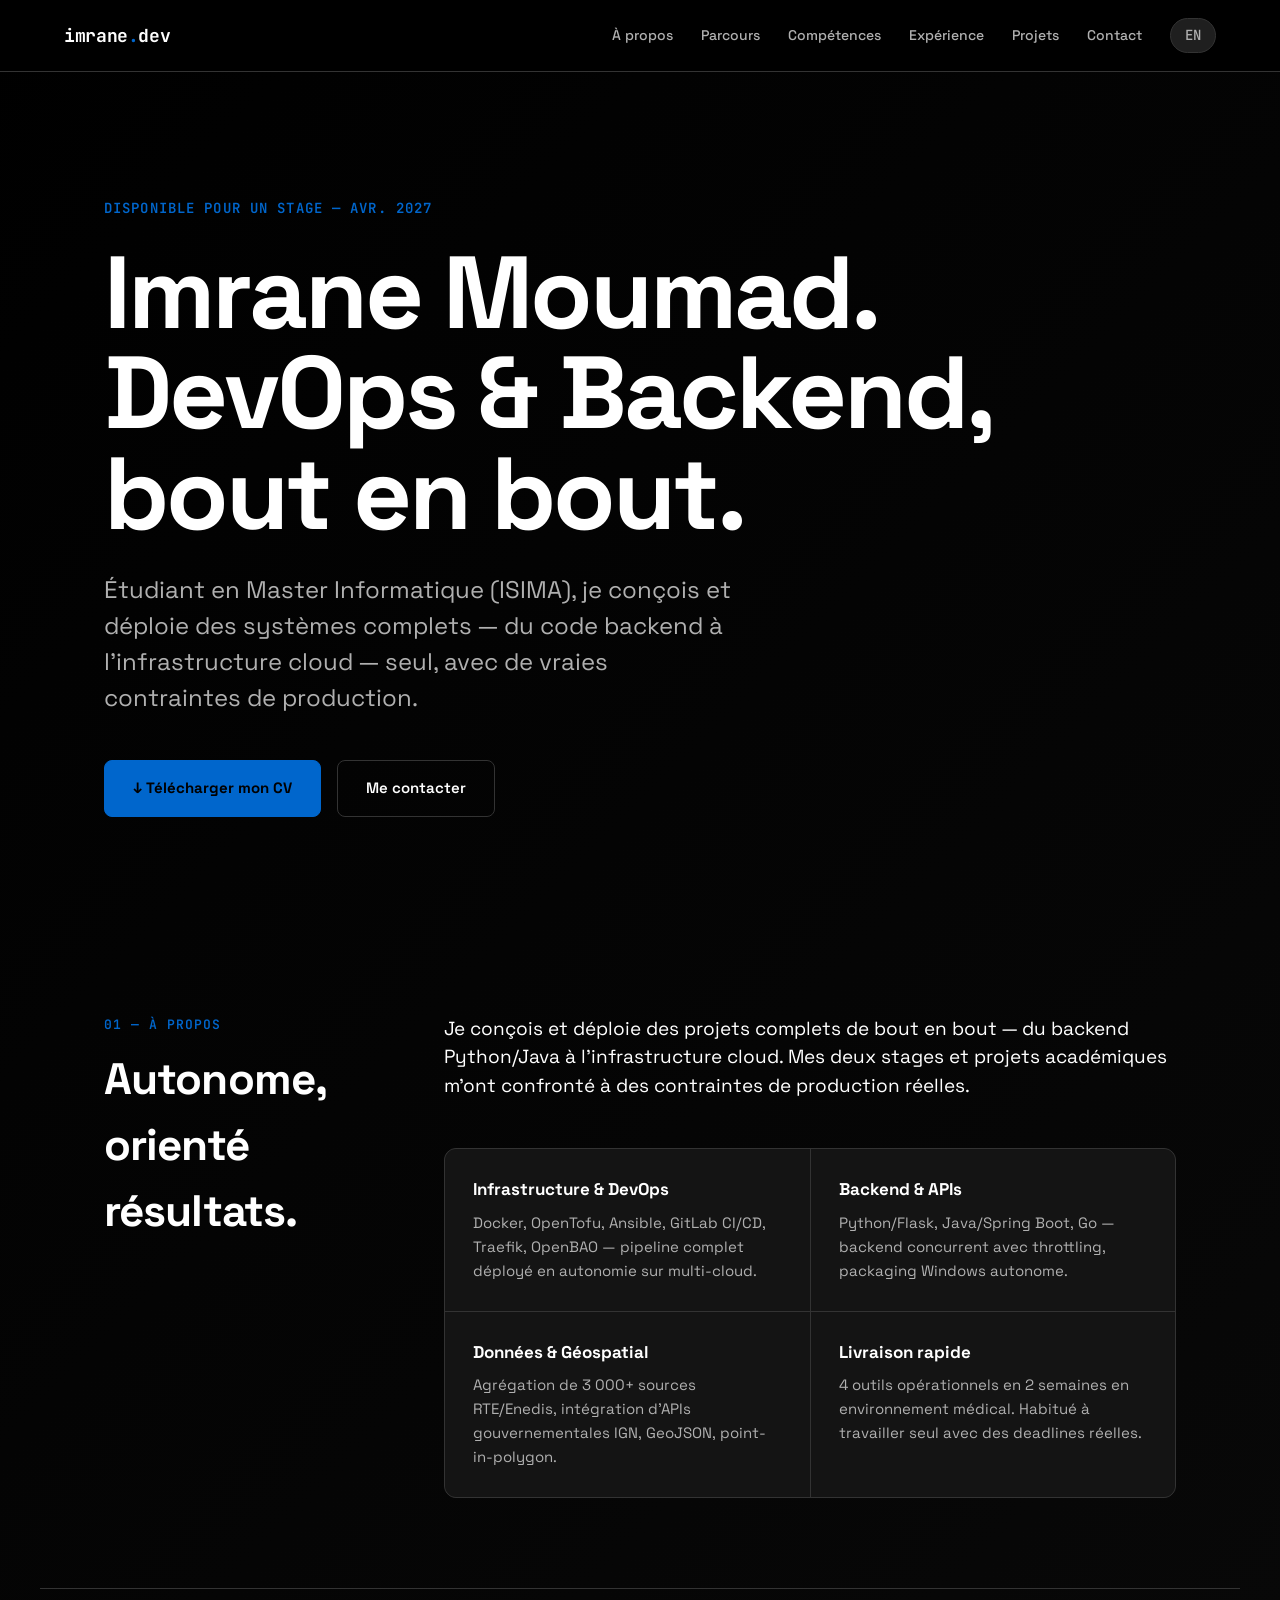
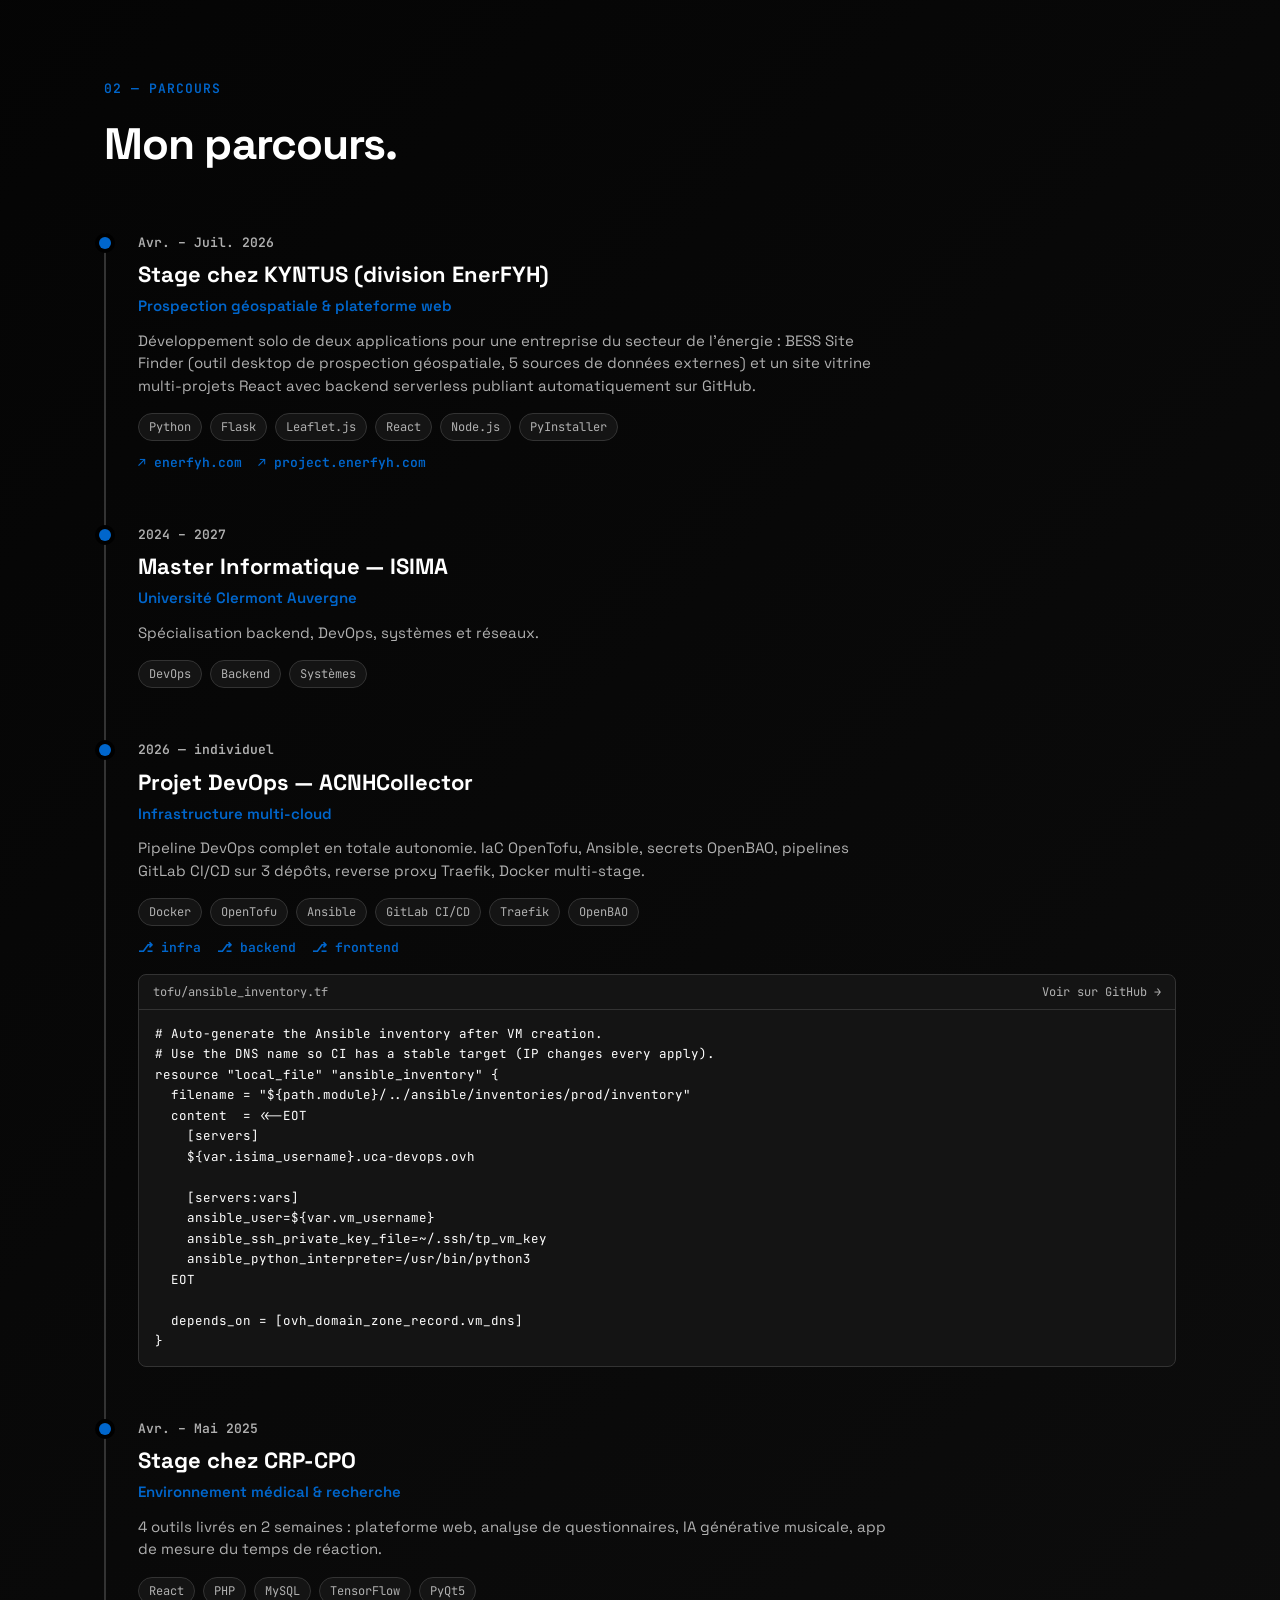
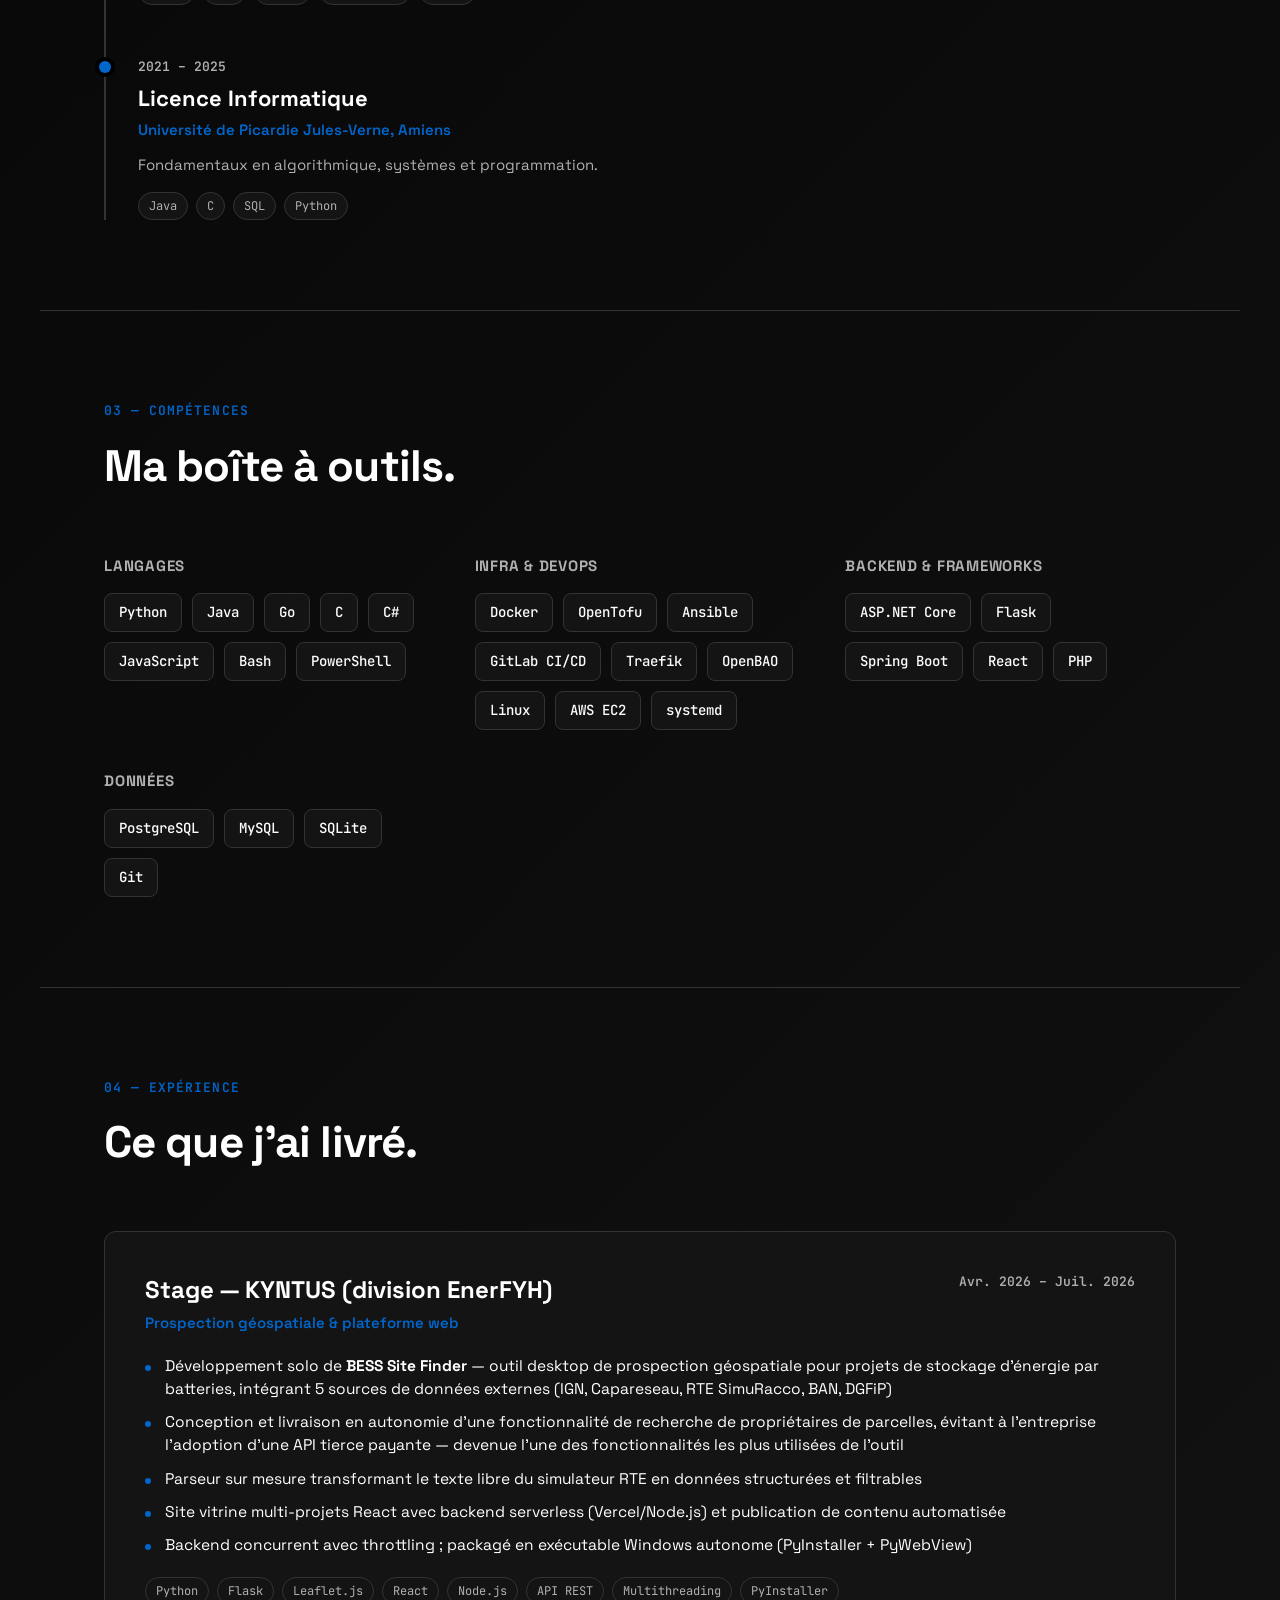
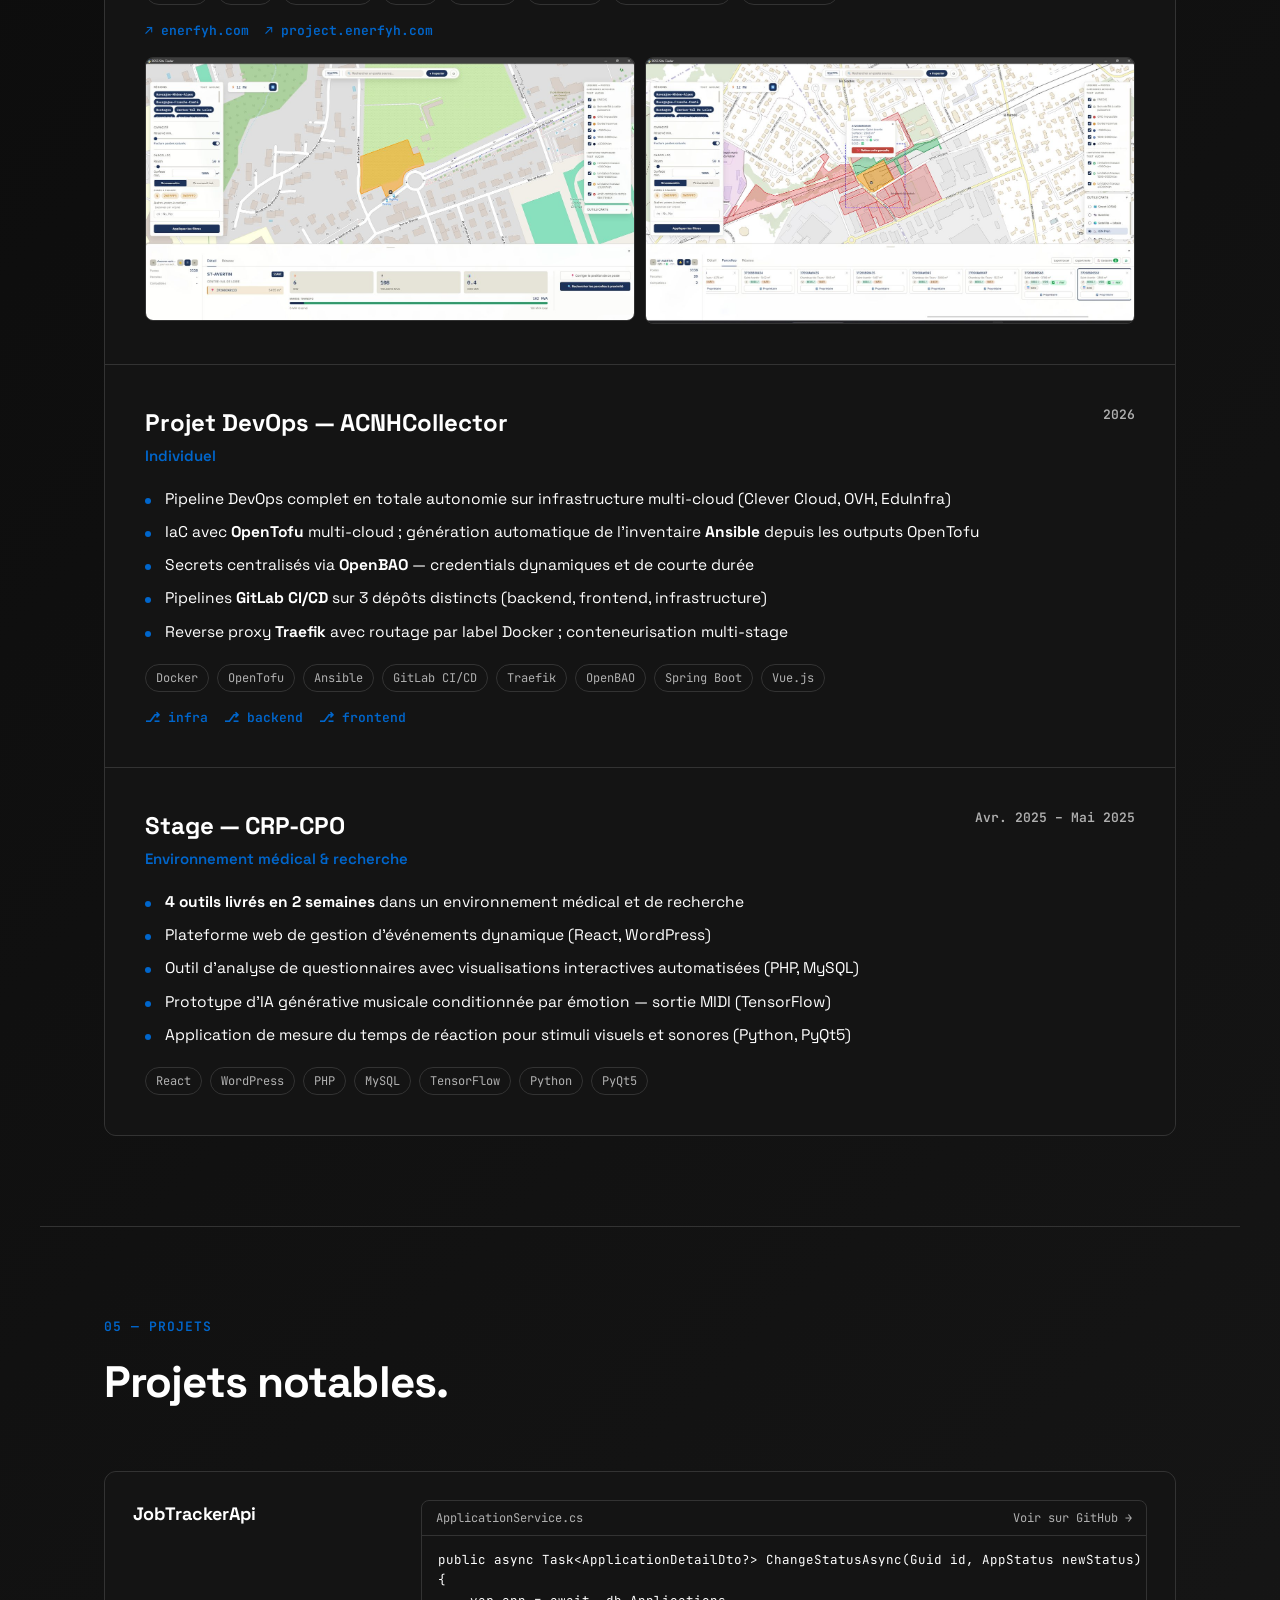
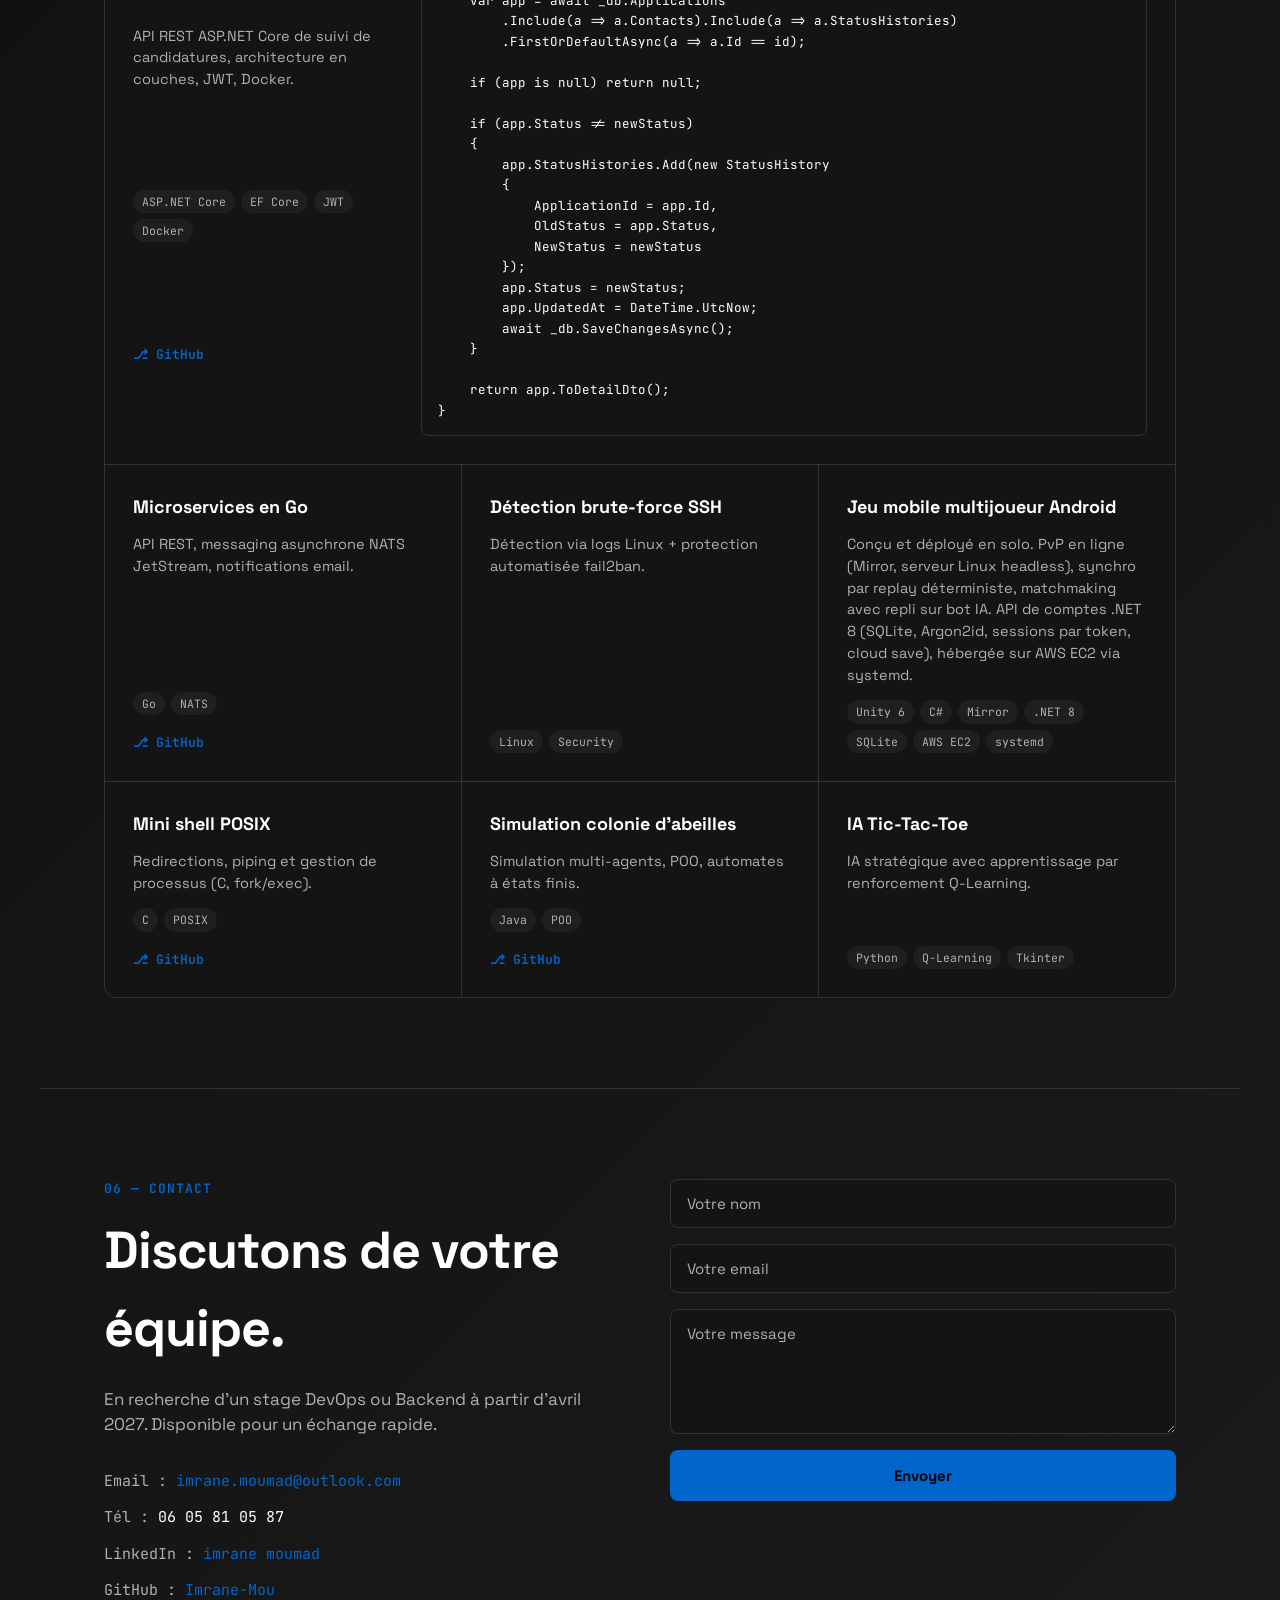
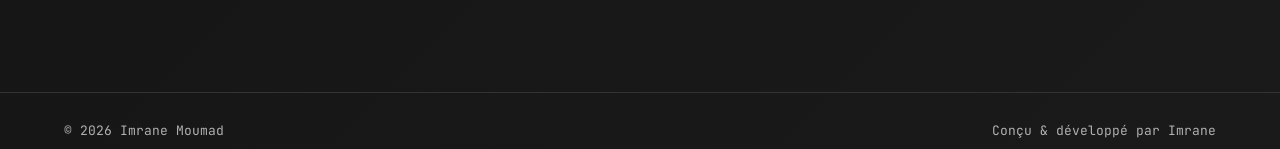
<file: index.html>
<!DOCTYPE html>
<html lang="fr">
<head>
  <meta charset="UTF-8">
  <meta name="viewport" content="width=device-width, initial-scale=1.0">
  <title>Imrane Moumad — DevOps & Backend | Portfolio</title>
  <link rel="preconnect" href="https://fonts.googleapis.com">
  <link rel="preconnect" href="https://fonts.gstatic.com" crossorigin>
  <link rel="stylesheet" href="https://fonts.googleapis.com/css2?family=Space+Grotesk:wght@400;500;600;700&family=JetBrains+Mono:wght@400;500;600;700&display=swap">
  <link rel="stylesheet" href="css/main.css">
  <link rel="icon" type="image/svg+xml" href="assets/images/favicon.svg">
  <link rel="canonical" href="https://imrane-mou.github.io/portfolio/" />
  <link rel="alternate" hreflang="fr" href="https://imrane-mou.github.io/portfolio/" />
  <link rel="alternate" hreflang="en" href="https://imrane-mou.github.io/portfolio/en/" />
  <!-- Open Graph / LinkedIn preview -->
  <meta property="og:type" content="website" />
  <meta property="og:url" content="https://imrane-mou.github.io/portfolio/" />
  <meta property="og:title" content="Imrane Moumad — DevOps & Backend | Stage 2027" />
  <meta property="og:description" content="Étudiant Master Informatique ISIMA, spécialisé DevOps et Backend. Pipeline multi-cloud, Docker, OpenTofu, Ansible, GitLab CI/CD, Python, Java." />

  <!-- Twitter/general -->
  <meta name="description" content="Étudiant Master Informatique ISIMA, spécialisé DevOps et Backend. Pipeline multi-cloud, Docker, OpenTofu, Ansible, GitLab CI/CD, Python, Java." />
  <meta name="author" content="Imrane Moumad" />
</head>
<body>
  <button id="nav-toggle" aria-label="Ouvrir le menu" data-close-label="Fermer le menu" aria-expanded="false" aria-controls="nav-links">
    <span class="bar"></span>
    <span class="bar"></span>
    <span class="bar"></span>
  </button>
  <div class="markdown-body">

    <nav class="nav-menu" aria-label="Navigation principale">
      <a href="#top" class="nav-wordmark">imrane<span>.</span>dev</a>
      <div class="nav-links" id="nav-links">
        <a href="#about">À propos</a>
        <a href="#timeline">Parcours</a>
        <a href="#competences">Compétences</a>
        <a href="#experience">Expérience</a>
        <a href="#projects">Projets</a>
        <a href="#Contactez-moi">Contact</a>
        <a href="en/" class="lang-toggle">EN</a>
      </div>
    </nav>

    <header class="site-header" id="top">
      <div class="hero-badge">Disponible pour un stage — Avr. 2027</div>
      <h1>Imrane Moumad. DevOps & Backend, bout en bout.</h1>
      <p class="hero-subtitle">Étudiant en Master Informatique (ISIMA), je conçois et déploie des systèmes complets — du code backend à l'infrastructure cloud — seul, avec de vraies contraintes de production.</p>
      <div class="hero-ctas">
        <a class="btn btn-primary" href="assets/docs/Imrane_Moumad_CV.pdf" download>↓ Télécharger mon CV</a>
        <a class="btn btn-outline" href="#Contactez-moi">Me contacter</a>
      </div>
    </header>

    <section id="about">
      <div class="about-layout">
        <div>
          <div class="section-eyebrow">01 — À propos</div>
          <h2 style="margin:0;">Autonome, orienté résultats.</h2>
        </div>
        <div>
          <p class="about-lead">Je conçois et déploie des projets complets de bout en bout — du backend Python/Java à l'infrastructure cloud. Mes deux stages et projets académiques m'ont confronté à des contraintes de production réelles.</p>

          <div class="about-grid">
            <div class="about-pill">
              <strong>Infrastructure & DevOps</strong>
              <span class="pill-desc">Docker, OpenTofu, Ansible, GitLab CI/CD, Traefik, OpenBAO — pipeline complet déployé en autonomie sur multi-cloud.</span>
            </div>
            <div class="about-pill">
              <strong>Backend & APIs</strong>
              <span class="pill-desc">Python/Flask, Java/Spring Boot, Go — backend concurrent avec throttling, packaging Windows autonome.</span>
            </div>
            <div class="about-pill">
              <strong>Données & Géospatial</strong>
              <span class="pill-desc">Agrégation de 3 000+ sources RTE/Enedis, intégration d'APIs gouvernementales IGN, GeoJSON, point-in-polygon.</span>
            </div>
            <div class="about-pill">
              <strong>Livraison rapide</strong>
              <span class="pill-desc">4 outils opérationnels en 2 semaines en environnement médical. Habitué à travailler seul avec des deadlines réelles.</span>
            </div>
          </div>
        </div>
      </div>
    </section>

    <section id="timeline">
      <div class="section-eyebrow">02 — Parcours</div>
      <h2>Mon parcours.</h2>

      <div class="timeline-items">

        <div class="timeline-item">
          <span class="timeline-dot"></span>
          <div class="timeline-date">Avr. – Juil. 2026</div>
          <div class="timeline-content">
            <h3>Stage chez KYNTUS (division EnerFYH)</h3>
            <div class="timeline-org">Prospection géospatiale & plateforme web</div>
            <p>Développement solo de deux applications pour une entreprise du secteur de l'énergie : BESS Site Finder (outil desktop de prospection géospatiale, 5 sources de données externes) et un site vitrine multi-projets React avec backend serverless publiant automatiquement sur GitHub.</p>
            <div class="timeline-tags">
              <span class="timeline-tag">Python</span>
              <span class="timeline-tag">Flask</span>
              <span class="timeline-tag">Leaflet.js</span>
              <span class="timeline-tag">React</span>
              <span class="timeline-tag">Node.js</span>
              <span class="timeline-tag">PyInstaller</span>
            </div>
            <div class="timeline-links">
              <a href="https://enerfyh.com/" target="_blank" rel="noopener" class="repo-link">↗ enerfyh.com</a>
              <a href="https://project.enerfyh.com/" target="_blank" rel="noopener" class="repo-link">↗ project.enerfyh.com</a>
            </div>
          </div>
        </div>

        <div class="timeline-item">
          <span class="timeline-dot"></span>
          <div class="timeline-date">2024 – 2027</div>
          <div class="timeline-content">
            <h3>Master Informatique — ISIMA</h3>
            <div class="timeline-org">Université Clermont Auvergne</div>
            <p>Spécialisation backend, DevOps, systèmes et réseaux.</p>
            <div class="timeline-tags">
              <span class="timeline-tag">DevOps</span>
              <span class="timeline-tag">Backend</span>
              <span class="timeline-tag">Systèmes</span>
            </div>
          </div>
        </div>

        <div class="timeline-item">
          <span class="timeline-dot"></span>
          <div class="timeline-date">2026 — individuel</div>
          <div class="timeline-content">
            <h3>Projet DevOps — ACNHCollector</h3>
            <div class="timeline-org">Infrastructure multi-cloud</div>
            <p>Pipeline DevOps complet en totale autonomie. IaC OpenTofu, Ansible, secrets OpenBAO, pipelines GitLab CI/CD sur 3 dépôts, reverse proxy Traefik, Docker multi-stage.</p>
            <div class="timeline-tags">
              <span class="timeline-tag">Docker</span>
              <span class="timeline-tag">OpenTofu</span>
              <span class="timeline-tag">Ansible</span>
              <span class="timeline-tag">GitLab CI/CD</span>
              <span class="timeline-tag">Traefik</span>
              <span class="timeline-tag">OpenBAO</span>
            </div>
            <div class="timeline-links">
              <a href="https://github.com/Imrane-Mou/acnh-collector-infra" target="_blank" rel="noopener" class="repo-link">⎇ infra</a>
              <a href="https://github.com/Imrane-Mou/acnh-collector-backend" target="_blank" rel="noopener" class="repo-link">⎇ backend</a>
              <a href="https://github.com/Imrane-Mou/acnh-collector-frontend" target="_blank" rel="noopener" class="repo-link">⎇ frontend</a>
            </div>
            <div class="code-snippet">
              <div class="code-snippet-file">
                <span>tofu/ansible_inventory.tf</span>
                <a href="https://github.com/Imrane-Mou/acnh-collector-infra/blob/main/tofu/ansible_inventory.tf" target="_blank" rel="noopener">Voir sur GitHub →</a>
              </div>
              <pre><code># Auto-generate the Ansible inventory after VM creation.
# Use the DNS name so CI has a stable target (IP changes every apply).
resource "local_file" "ansible_inventory" {
  filename = "${path.module}/../ansible/inventories/prod/inventory"
  content  = &lt;&lt;-EOT
    [servers]
    ${var.isima_username}.uca-devops.ovh

    [servers:vars]
    ansible_user=${var.vm_username}
    ansible_ssh_private_key_file=~/.ssh/tp_vm_key
    ansible_python_interpreter=/usr/bin/python3
  EOT

  depends_on = [ovh_domain_zone_record.vm_dns]
}</code></pre>
            </div>
          </div>
        </div>

        <div class="timeline-item">
          <span class="timeline-dot"></span>
          <div class="timeline-date">Avr. – Mai 2025</div>
          <div class="timeline-content">
            <h3>Stage chez CRP-CPO</h3>
            <div class="timeline-org">Environnement médical & recherche</div>
            <p>4 outils livrés en 2 semaines : plateforme web, analyse de questionnaires, IA générative musicale, app de mesure du temps de réaction.</p>
            <div class="timeline-tags">
              <span class="timeline-tag">React</span>
              <span class="timeline-tag">PHP</span>
              <span class="timeline-tag">MySQL</span>
              <span class="timeline-tag">TensorFlow</span>
              <span class="timeline-tag">PyQt5</span>
            </div>
          </div>
        </div>

        <div class="timeline-item">
          <span class="timeline-dot"></span>
          <div class="timeline-date">2021 – 2025</div>
          <div class="timeline-content">
            <h3>Licence Informatique</h3>
            <div class="timeline-org">Université de Picardie Jules-Verne, Amiens</div>
            <p>Fondamentaux en algorithmique, systèmes et programmation.</p>
            <div class="timeline-tags">
              <span class="timeline-tag">Java</span>
              <span class="timeline-tag">C</span>
              <span class="timeline-tag">SQL</span>
              <span class="timeline-tag">Python</span>
            </div>
          </div>
        </div>

      </div>
    </section>

    <section id="competences">
      <div class="section-eyebrow">03 — Compétences</div>
      <h2>Ma boîte à outils.</h2>

      <div class="skills-grid">
        <div>
          <div class="skill-group-name">Langages</div>
          <div class="skill-pills">
            <span class="skill-pill">Python</span>
            <span class="skill-pill">Java</span>
            <span class="skill-pill">Go</span>
            <span class="skill-pill">C</span>
            <span class="skill-pill">C#</span>
            <span class="skill-pill">JavaScript</span>
            <span class="skill-pill">Bash</span>
            <span class="skill-pill">PowerShell</span>
          </div>
        </div>
        <div>
          <div class="skill-group-name">Infra & DevOps</div>
          <div class="skill-pills">
            <span class="skill-pill">Docker</span>
            <span class="skill-pill">OpenTofu</span>
            <span class="skill-pill">Ansible</span>
            <span class="skill-pill">GitLab CI/CD</span>
            <span class="skill-pill">Traefik</span>
            <span class="skill-pill">OpenBAO</span>
            <span class="skill-pill">Linux</span>
            <span class="skill-pill">AWS EC2</span>
            <span class="skill-pill">systemd</span>
          </div>
        </div>
        <div>
          <div class="skill-group-name">Backend & Frameworks</div>
          <div class="skill-pills">
            <span class="skill-pill">ASP.NET Core</span>
            <span class="skill-pill">Flask</span>
            <span class="skill-pill">Spring Boot</span>
            <span class="skill-pill">React</span>
            <span class="skill-pill">PHP</span>
          </div>
        </div>
        <div>
          <div class="skill-group-name">Données</div>
          <div class="skill-pills">
            <span class="skill-pill">PostgreSQL</span>
            <span class="skill-pill">MySQL</span>
            <span class="skill-pill">SQLite</span>
            <span class="skill-pill">Git</span>
          </div>
        </div>
      </div>
    </section>

    <section id="experience">
      <div class="section-eyebrow">04 — Expérience</div>
      <h2>Ce que j'ai livré.</h2>

      <div class="exp-list">
        <div class="subsection">
          <div class="job-header">
            <div>
              <span class="job-title">Stage — KYNTUS (division EnerFYH)</span>
              <div class="job-org">Prospection géospatiale & plateforme web</div>
            </div>
            <span class="job-date">Avr. 2026 – Juil. 2026</span>
          </div>
          <ul class="card-container">
            <li class="card">Développement solo de <strong>BESS Site Finder</strong> — outil desktop de prospection géospatiale pour projets de stockage d'énergie par batteries, intégrant 5 sources de données externes (IGN, Capareseau, RTE SimuRacco, BAN, DGFiP)</li>
            <li class="card">Conception et livraison en autonomie d'une fonctionnalité de recherche de propriétaires de parcelles, évitant à l'entreprise l'adoption d'une API tierce payante — devenue l'une des fonctionnalités les plus utilisées de l'outil</li>
            <li class="card">Parseur sur mesure transformant le texte libre du simulateur RTE en données structurées et filtrables</li>
            <li class="card">Site vitrine multi-projets React avec backend serverless (Vercel/Node.js) et publication de contenu automatisée</li>
            <li class="card">Backend concurrent avec throttling ; packagé en exécutable Windows autonome (PyInstaller + PyWebView)</li>
          </ul>
          <div class="exp-tags">
            <span class="exp-tag">Python</span>
            <span class="exp-tag">Flask</span>
            <span class="exp-tag">Leaflet.js</span>
            <span class="exp-tag">React</span>
            <span class="exp-tag">Node.js</span>
            <span class="exp-tag">API REST</span>
            <span class="exp-tag">Multithreading</span>
            <span class="exp-tag">PyInstaller</span>
          </div>
          <div class="timeline-links" style="margin-top:16px;">
            <a href="https://enerfyh.com/" target="_blank" rel="noopener" class="repo-link">↗ enerfyh.com</a>
            <a href="https://project.enerfyh.com/" target="_blank" rel="noopener" class="repo-link">↗ project.enerfyh.com</a>
          </div>
          <div class="exp-gallery">
            <img src="assets/images/bess-site-finder-1.jpg" alt="BESS Site Finder — sélection d'une parcelle sur la carte IGN avec marge transfo et postes source à proximité" loading="lazy">
            <img src="assets/images/bess-site-finder-2.jpg" alt="BESS Site Finder — recherche de parcelles compatibles autour d'un poste source, avec export et fiche propriétaire" loading="lazy">
          </div>
        </div>

        <div class="subsection">
          <div class="job-header">
            <div>
              <span class="job-title">Projet DevOps — ACNHCollector</span>
              <div class="job-org">Individuel</div>
            </div>
            <span class="job-date">2026</span>
          </div>
          <ul class="card-container">
            <li class="card">Pipeline DevOps complet en totale autonomie sur infrastructure multi-cloud (Clever Cloud, OVH, EduInfra)</li>
            <li class="card">IaC avec <strong>OpenTofu</strong> multi-cloud ; génération automatique de l'inventaire <strong>Ansible</strong> depuis les outputs OpenTofu</li>
            <li class="card">Secrets centralisés via <strong>OpenBAO</strong> — credentials dynamiques et de courte durée</li>
            <li class="card">Pipelines <strong>GitLab CI/CD</strong> sur 3 dépôts distincts (backend, frontend, infrastructure)</li>
            <li class="card">Reverse proxy <strong>Traefik</strong> avec routage par label Docker ; conteneurisation multi-stage</li>
          </ul>
          <div class="exp-tags">
            <span class="exp-tag">Docker</span>
            <span class="exp-tag">OpenTofu</span>
            <span class="exp-tag">Ansible</span>
            <span class="exp-tag">GitLab CI/CD</span>
            <span class="exp-tag">Traefik</span>
            <span class="exp-tag">OpenBAO</span>
            <span class="exp-tag">Spring Boot</span>
            <span class="exp-tag">Vue.js</span>
          </div>
          <div class="timeline-links" style="margin-top:16px;">
            <a href="https://github.com/Imrane-Mou/acnh-collector-infra" target="_blank" rel="noopener" class="repo-link">⎇ infra</a>
            <a href="https://github.com/Imrane-Mou/acnh-collector-backend" target="_blank" rel="noopener" class="repo-link">⎇ backend</a>
            <a href="https://github.com/Imrane-Mou/acnh-collector-frontend" target="_blank" rel="noopener" class="repo-link">⎇ frontend</a>
          </div>
        </div>

        <div class="subsection">
          <div class="job-header">
            <div>
              <span class="job-title">Stage — CRP-CPO</span>
              <div class="job-org">Environnement médical & recherche</div>
            </div>
            <span class="job-date">Avr. 2025 – Mai 2025</span>
          </div>
          <ul class="card-container">
            <li class="card"><strong>4 outils livrés en 2 semaines</strong> dans un environnement médical et de recherche</li>
            <li class="card">Plateforme web de gestion d'événements dynamique (React, WordPress)</li>
            <li class="card">Outil d'analyse de questionnaires avec visualisations interactives automatisées (PHP, MySQL)</li>
            <li class="card">Prototype d'IA générative musicale conditionnée par émotion — sortie MIDI (TensorFlow)</li>
            <li class="card">Application de mesure du temps de réaction pour stimuli visuels et sonores (Python, PyQt5)</li>
          </ul>
          <div class="exp-tags">
            <span class="exp-tag">React</span>
            <span class="exp-tag">WordPress</span>
            <span class="exp-tag">PHP</span>
            <span class="exp-tag">MySQL</span>
            <span class="exp-tag">TensorFlow</span>
            <span class="exp-tag">Python</span>
            <span class="exp-tag">PyQt5</span>
          </div>
        </div>
      </div>
    </section>

    <section id="projects">
      <div class="section-eyebrow">05 — Projets</div>
      <h2>Projets notables.</h2>

      <div class="projects-grid">
        <div class="project-card project-card-featured">
          <div class="project-name">JobTrackerApi</div>
          <div class="project-desc">API REST ASP.NET Core de suivi de candidatures, architecture en couches, JWT, Docker.</div>
          <div class="project-tags">
            <span class="project-tag">ASP.NET Core</span>
            <span class="project-tag">EF Core</span>
            <span class="project-tag">JWT</span>
            <span class="project-tag">Docker</span>
          </div>
          <div class="code-snippet">
            <div class="code-snippet-file">
              <span>ApplicationService.cs</span>
              <a href="https://github.com/Imrane-Mou/JobTrackerApi/blob/main/JobTrackerApi/Services/ApplicationService.cs" target="_blank" rel="noopener">Voir sur GitHub →</a>
            </div>
            <pre><code>public async Task&lt;ApplicationDetailDto?&gt; ChangeStatusAsync(Guid id, AppStatus newStatus)
{
    var app = await _db.Applications
        .Include(a => a.Contacts).Include(a => a.StatusHistories)
        .FirstOrDefaultAsync(a => a.Id == id);

    if (app is null) return null;

    if (app.Status != newStatus)
    {
        app.StatusHistories.Add(new StatusHistory
        {
            ApplicationId = app.Id,
            OldStatus = app.Status,
            NewStatus = newStatus
        });
        app.Status = newStatus;
        app.UpdatedAt = DateTime.UtcNow;
        await _db.SaveChangesAsync();
    }

    return app.ToDetailDto();
}</code></pre>
          </div>
          <a href="https://github.com/Imrane-Mou/JobTrackerApi" target="_blank" rel="noopener" class="project-link">⎇ GitHub</a>
        </div>
        <div class="project-card">
          <div class="project-name">Microservices en Go</div>
          <div class="project-desc">API REST, messaging asynchrone NATS JetStream, notifications email.</div>
          <div class="project-tags">
            <span class="project-tag">Go</span>
            <span class="project-tag">NATS</span>
          </div>
          <a href="https://github.com/Imrane-Mou/middleware_project" target="_blank" rel="noopener" class="project-link">⎇ GitHub</a>
        </div>
        <div class="project-card">
          <div class="project-name">Détection brute-force SSH</div>
          <div class="project-desc">Détection via logs Linux + protection automatisée fail2ban.</div>
          <div class="project-tags">
            <span class="project-tag">Linux</span>
            <span class="project-tag">Security</span>
          </div>
        </div>
        <div class="project-card">
          <div class="project-name">Jeu mobile multijoueur Android</div>
          <div class="project-desc">Conçu et déployé en solo. PvP en ligne (Mirror, serveur Linux headless), synchro par replay déterministe, matchmaking avec repli sur bot IA. API de comptes .NET 8 (SQLite, Argon2id, sessions par token, cloud save), hébergée sur AWS EC2 via systemd.</div>
          <div class="project-tags">
            <span class="project-tag">Unity 6</span>
            <span class="project-tag">C#</span>
            <span class="project-tag">Mirror</span>
            <span class="project-tag">.NET 8</span>
            <span class="project-tag">SQLite</span>
            <span class="project-tag">AWS EC2</span>
            <span class="project-tag">systemd</span>
          </div>
        </div>
        <div class="project-card">
          <div class="project-name">Mini shell POSIX</div>
          <div class="project-desc">Redirections, piping et gestion de processus (C, fork/exec).</div>
          <div class="project-tags">
            <span class="project-tag">C</span>
            <span class="project-tag">POSIX</span>
          </div>
          <a href="https://github.com/Imrane-Mou/miniShell" target="_blank" rel="noopener" class="project-link">⎇ GitHub</a>
        </div>
        <div class="project-card">
          <div class="project-name">Simulation colonie d'abeilles</div>
          <div class="project-desc">Simulation multi-agents, POO, automates à états finis.</div>
          <div class="project-tags">
            <span class="project-tag">Java</span>
            <span class="project-tag">POO</span>
          </div>
          <a href="https://github.com/Imrane-Mou/bee_simulation" target="_blank" rel="noopener" class="project-link">⎇ GitHub</a>
        </div>
        <div class="project-card">
          <div class="project-name">IA Tic-Tac-Toe</div>
          <div class="project-desc">IA stratégique avec apprentissage par renforcement Q-Learning.</div>
          <div class="project-tags">
            <span class="project-tag">Python</span>
            <span class="project-tag">Q-Learning</span>
            <span class="project-tag">Tkinter</span>
          </div>
        </div>
      </div>
    </section>

    <section id="Contactez-moi">
      <script src="https://cdn.emailjs.com/dist/email.min.js"></script>
      <script>
        (function(){
          emailjs.init("o69sO5k1CFloNLs3X");
        })();
      </script>

      <div class="contact-layout">
        <div>
          <div class="section-eyebrow">06 — Contact</div>
          <h2>Discutons de votre équipe.</h2>
          <p class="contact-lead">En recherche d'un stage DevOps ou Backend à partir d'avril 2027. Disponible pour un échange rapide.</p>
          <div class="contact-details">
            <div><span class="label">Email : </span><a href="mailto:imrane.moumad@outlook.com" data-copied-msg="Email copié !">imrane.moumad@outlook.com</a></div>
            <div><span class="label">Tél : </span><span>06 05 81 05 87</span></div>
            <div><span class="label">LinkedIn : </span><a href="https://www.linkedin.com/in/imrane-moumad-b1a4b32b6" target="_blank" rel="noopener">imrane moumad</a></div>
            <div><span class="label">GitHub : </span><a href="https://github.com/Imrane-Mou" target="_blank" rel="noopener">Imrane-Mou</a></div>
          </div>
        </div>
        <form class="contact-form" data-error-msg="Erreur : ">
          <label for="contact-name" class="sr-only">Votre nom</label>
          <input id="contact-name" type="text" name="name" placeholder="Votre nom" required />
          <label for="contact-email" class="sr-only">Votre email</label>
          <input id="contact-email" type="email" name="email" placeholder="Votre email" required />
          <label for="contact-message" class="sr-only">Votre message</label>
          <textarea id="contact-message" name="message" placeholder="Votre message" rows="5" required></textarea>
          <button type="submit" data-sent-label="Message envoyé ✓">Envoyer</button>
        </form>
      </div>
    </section>

    <script async src="https://www.googletagmanager.com/gtag/js?id=G-LNCPGXM4EH"></script>
    <script>
      window.dataLayer = window.dataLayer || [];
      function gtag(){dataLayer.push(arguments);}
      gtag('js', new Date());
      gtag('config', 'G-LNCPGXM4EH');
    </script>

    <footer class="site-footer">
      <div>© 2026 Imrane Moumad</div>
      <div>Conçu & développé par Imrane</div>
    </footer>

    <script src="js/main.js"></script>
  </div>
</body>
</html>
</file>
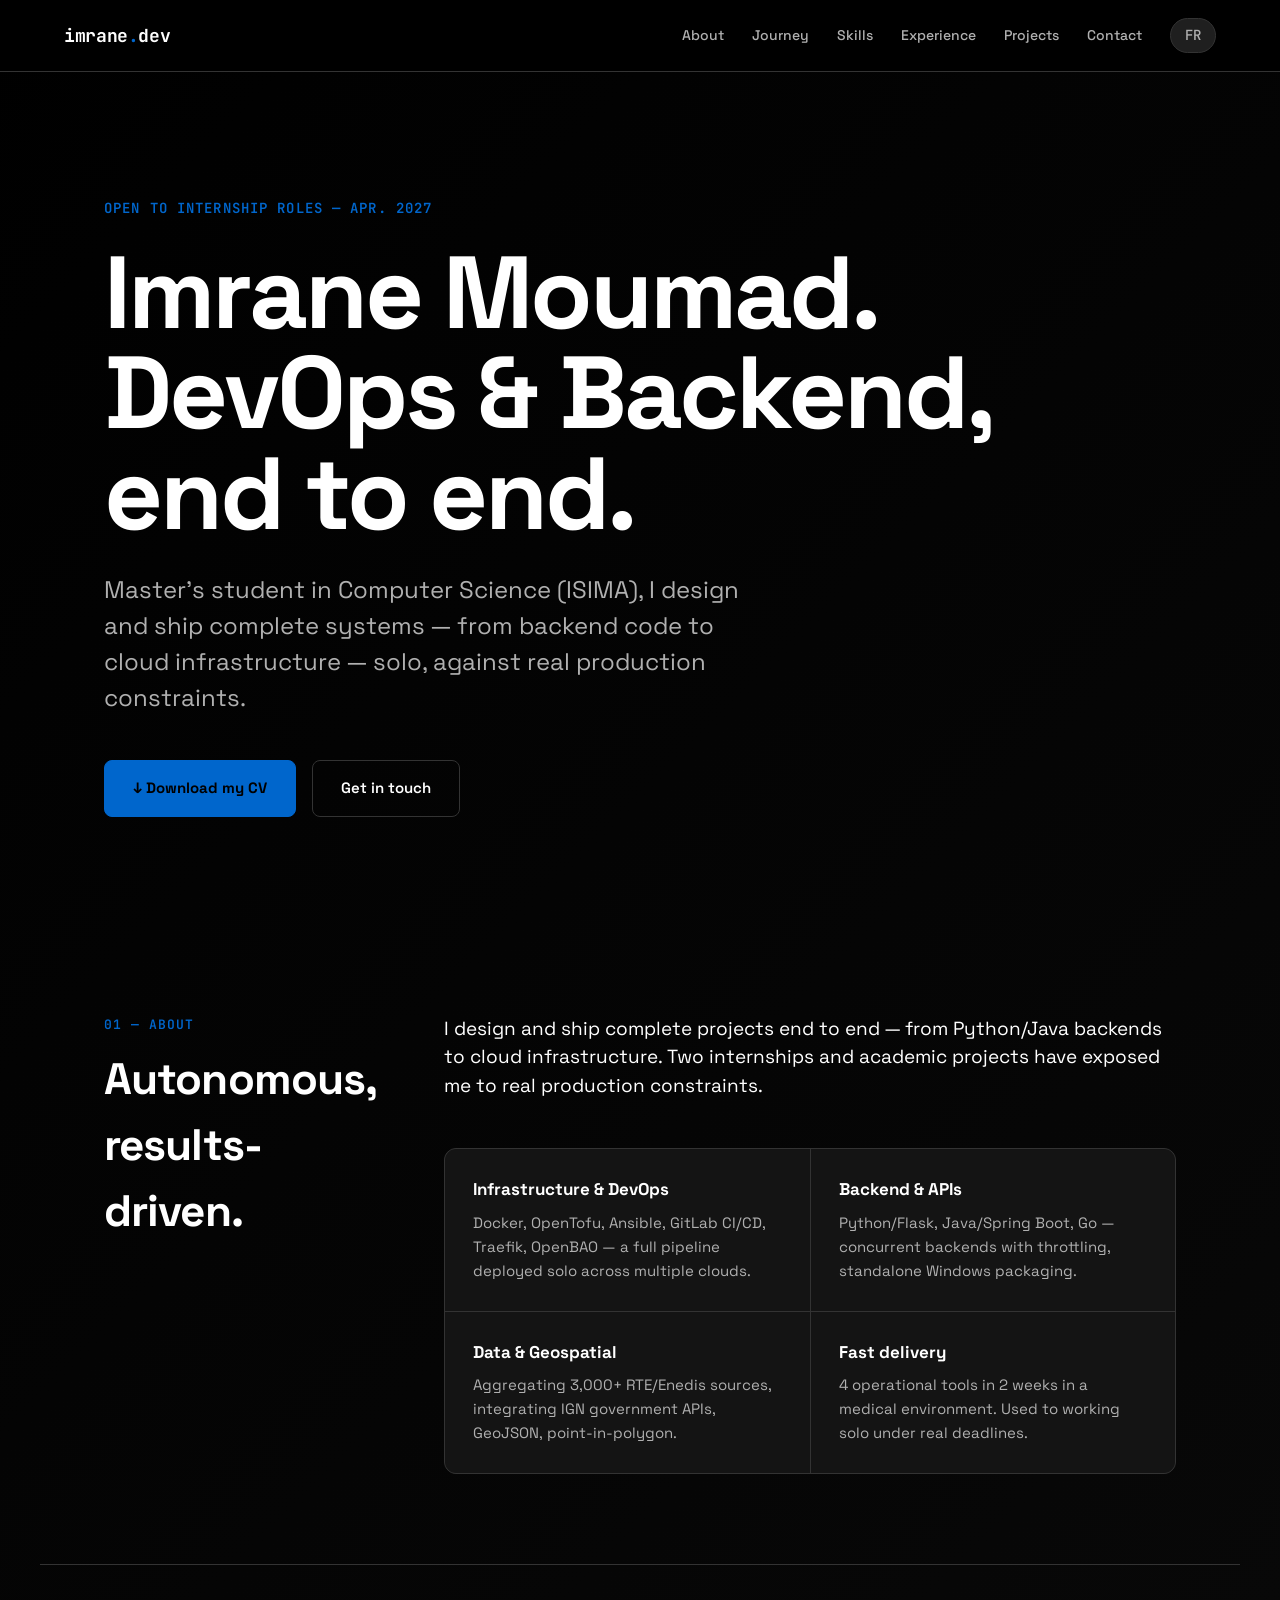
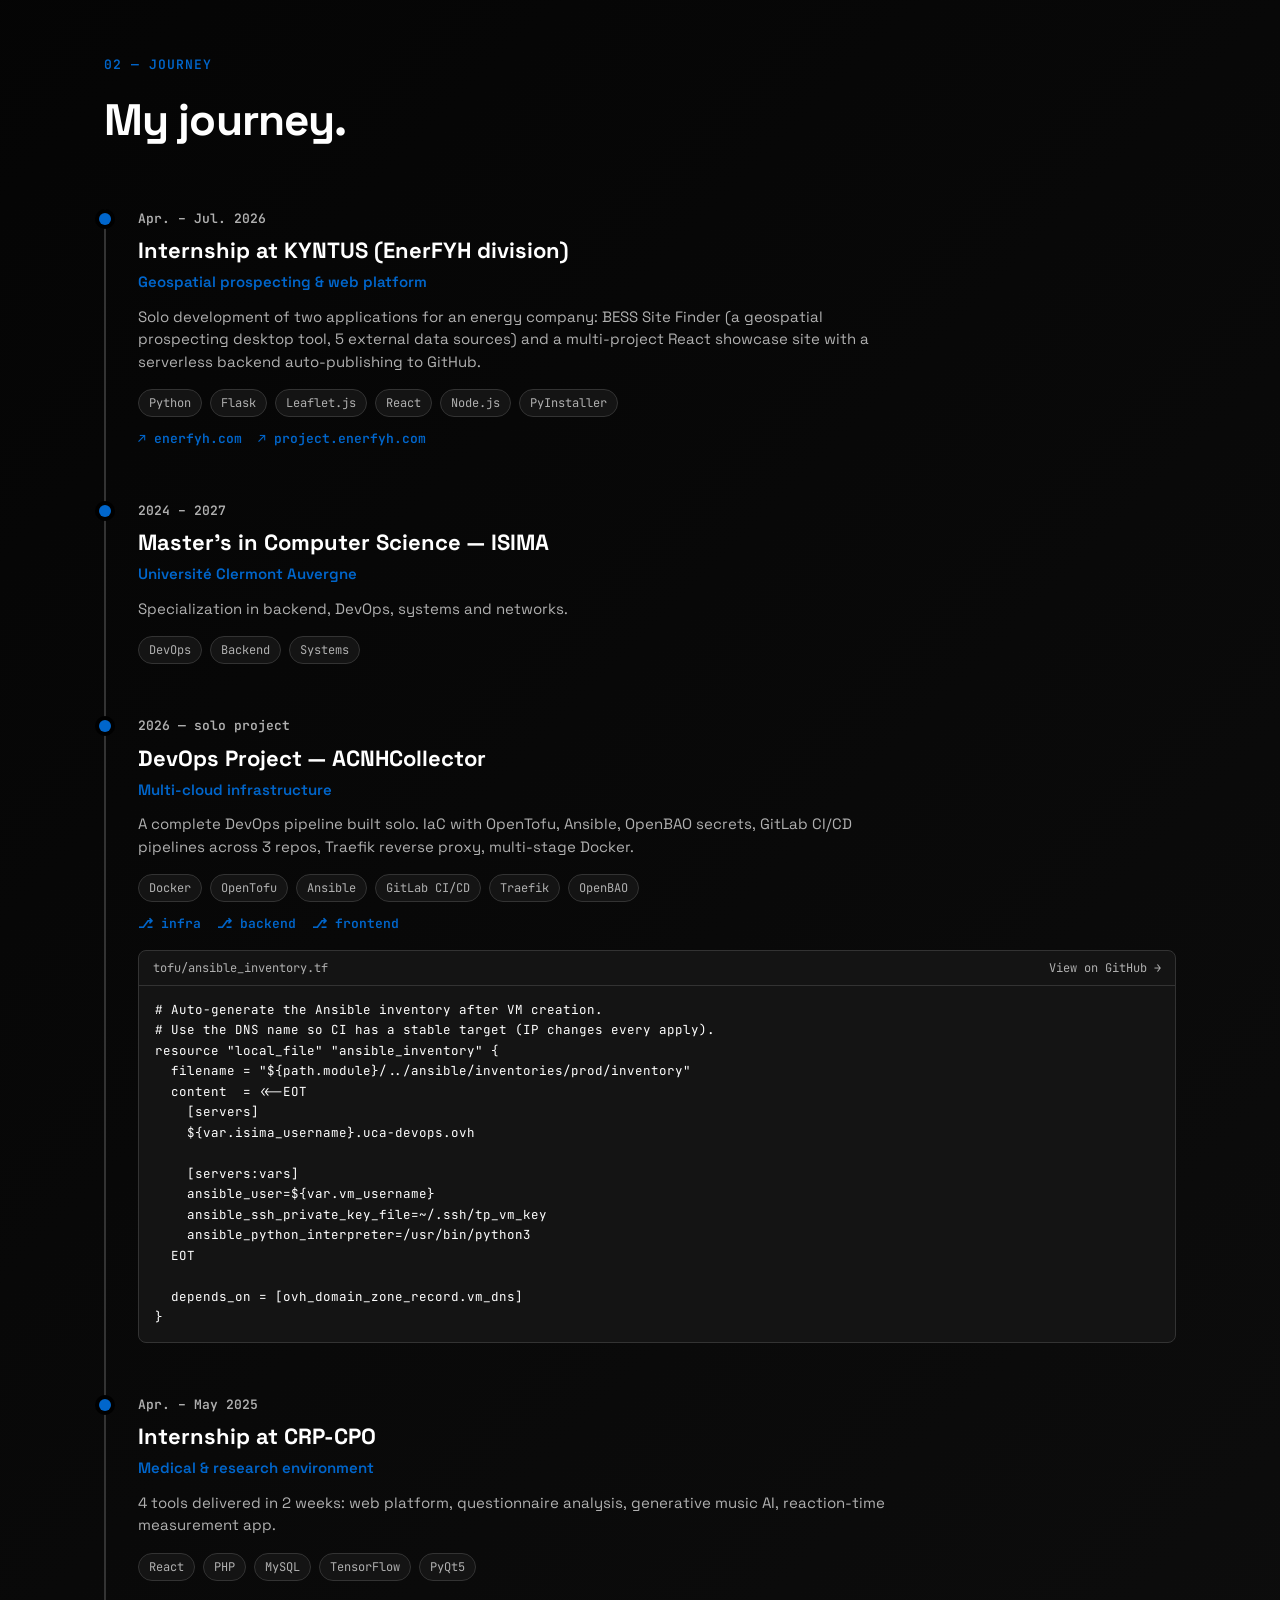
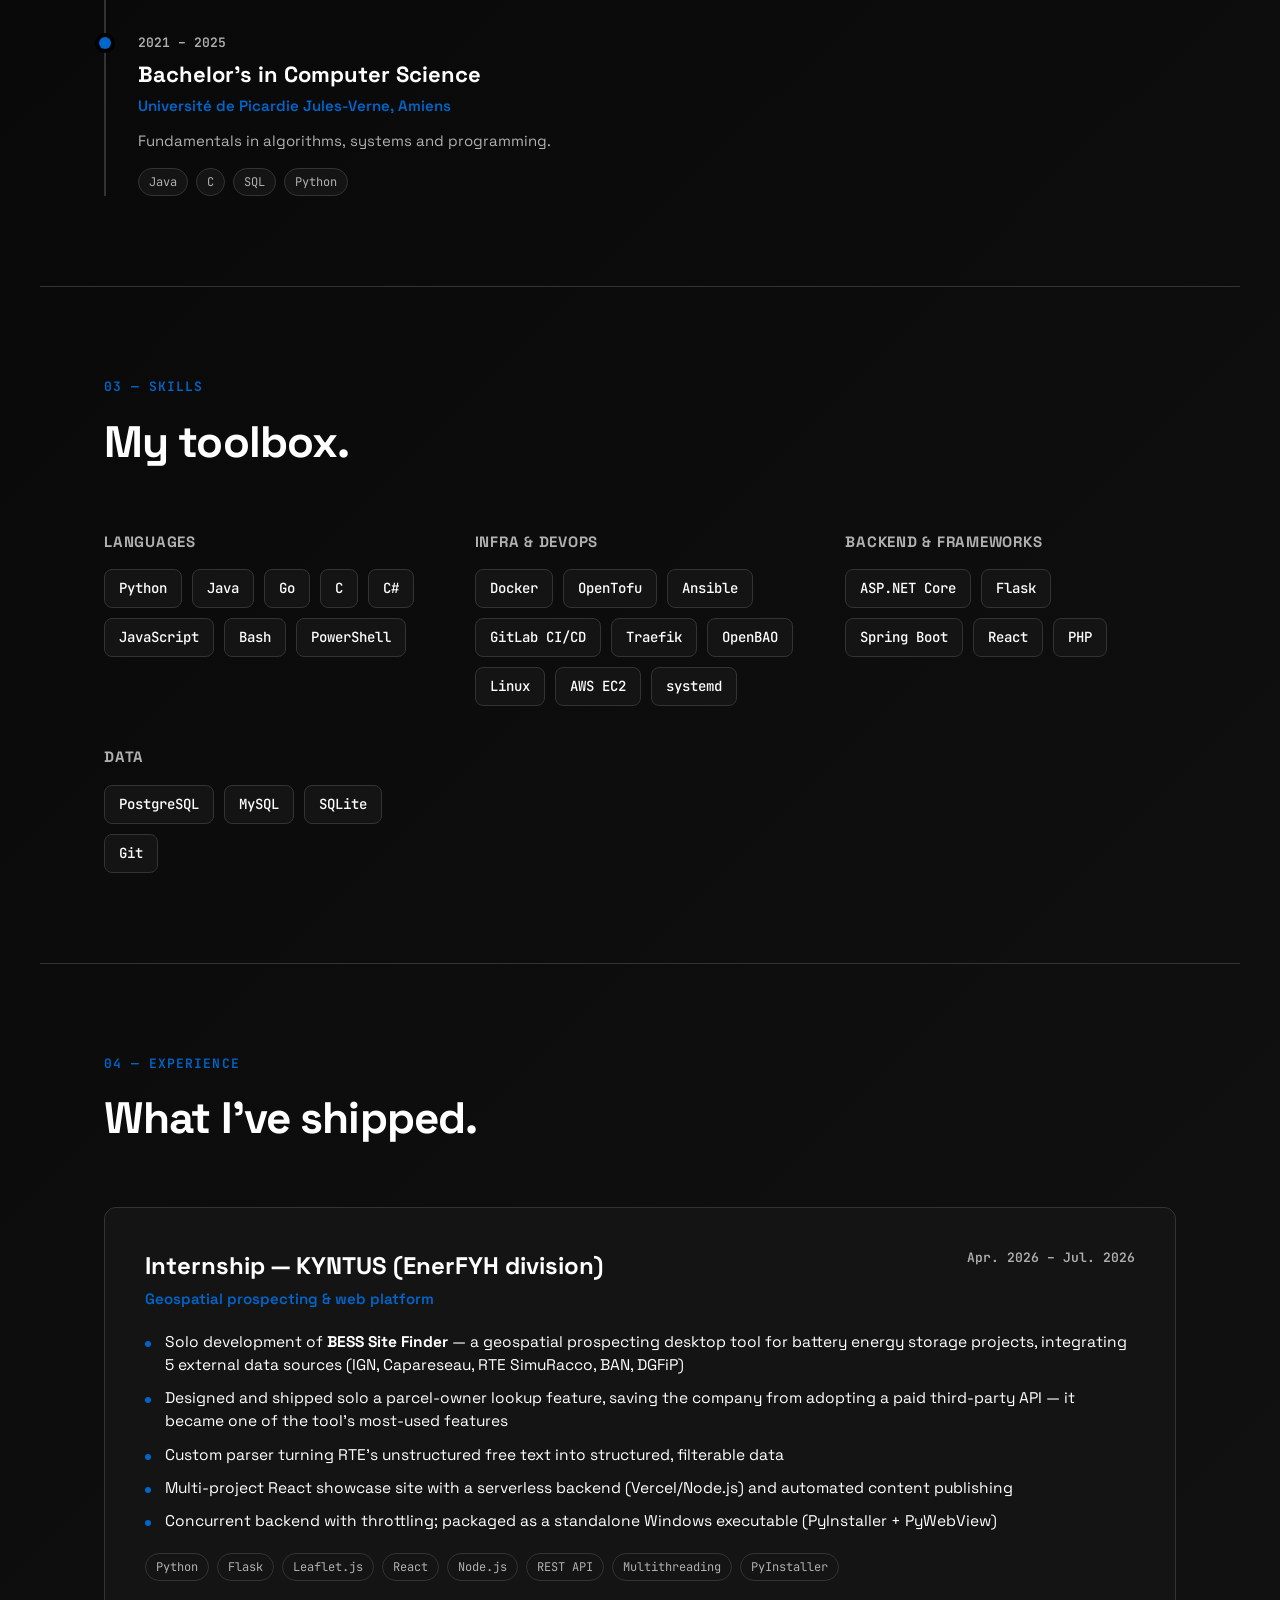
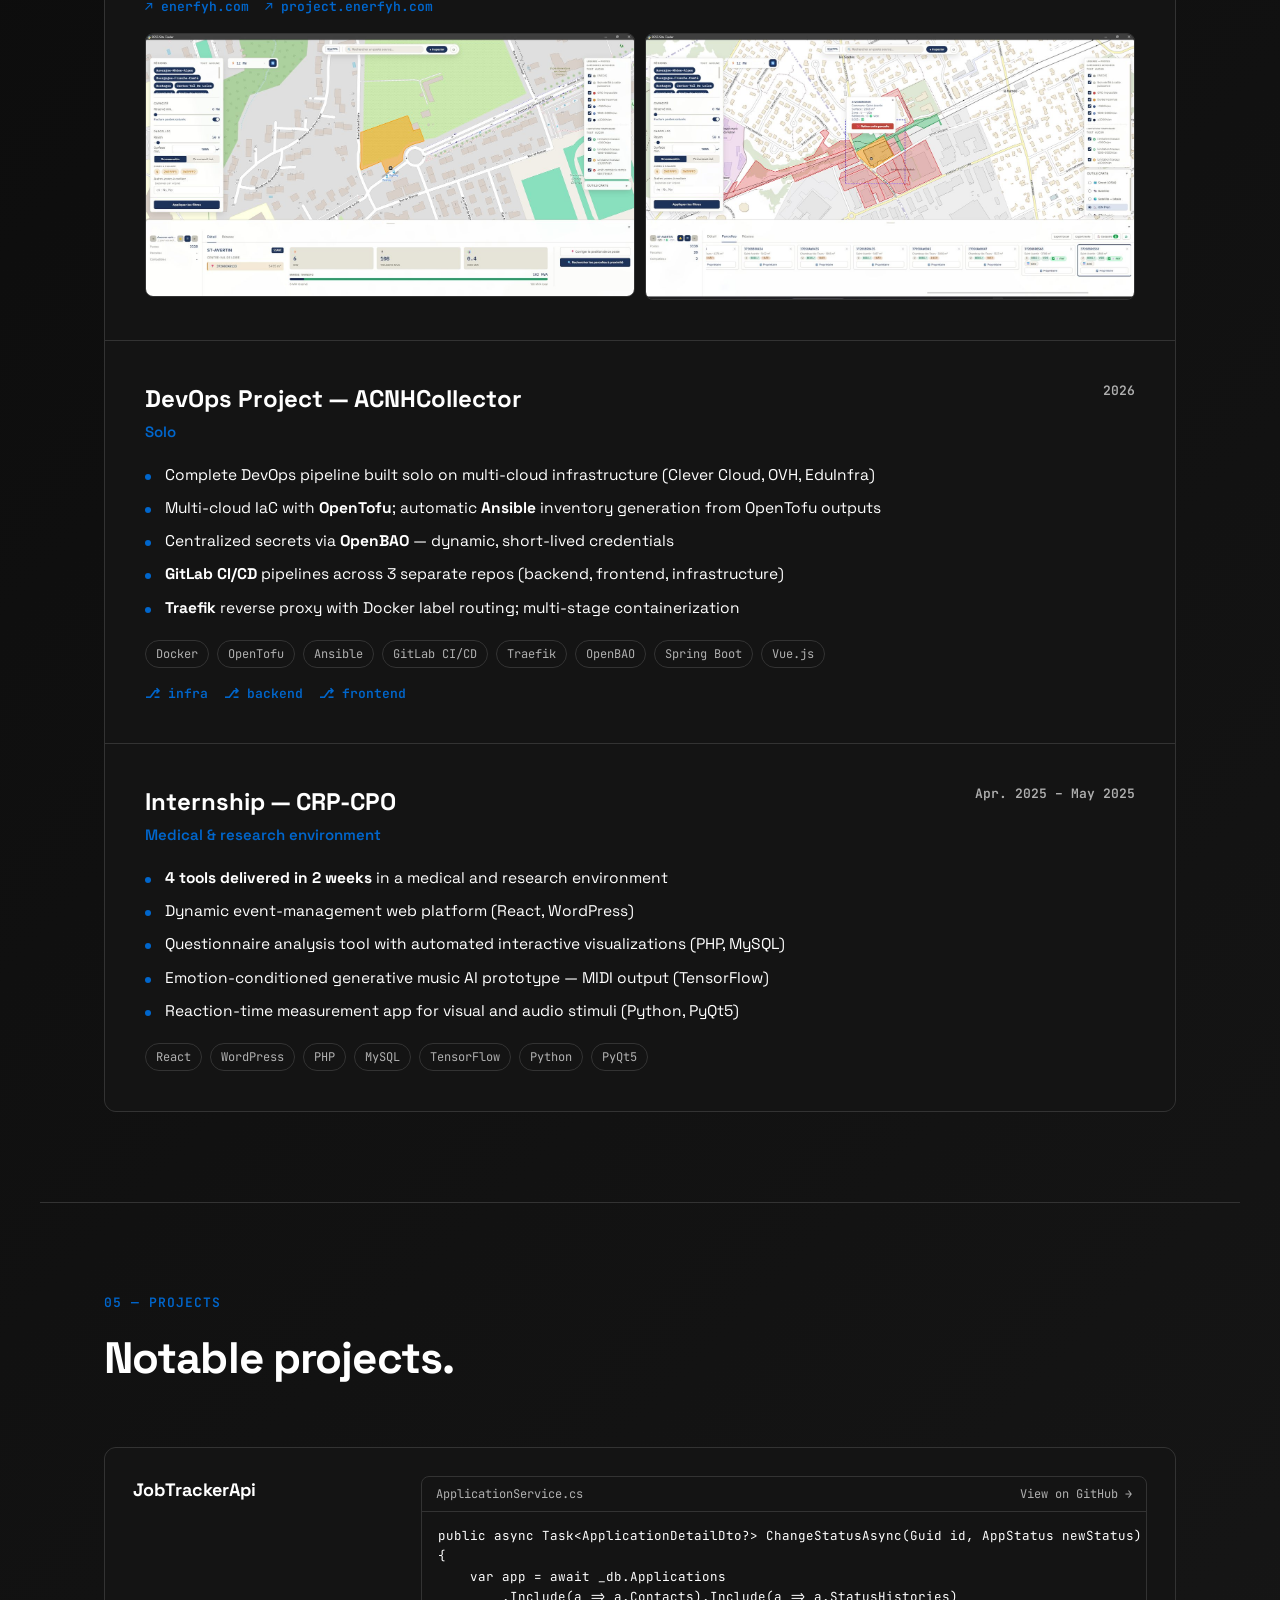
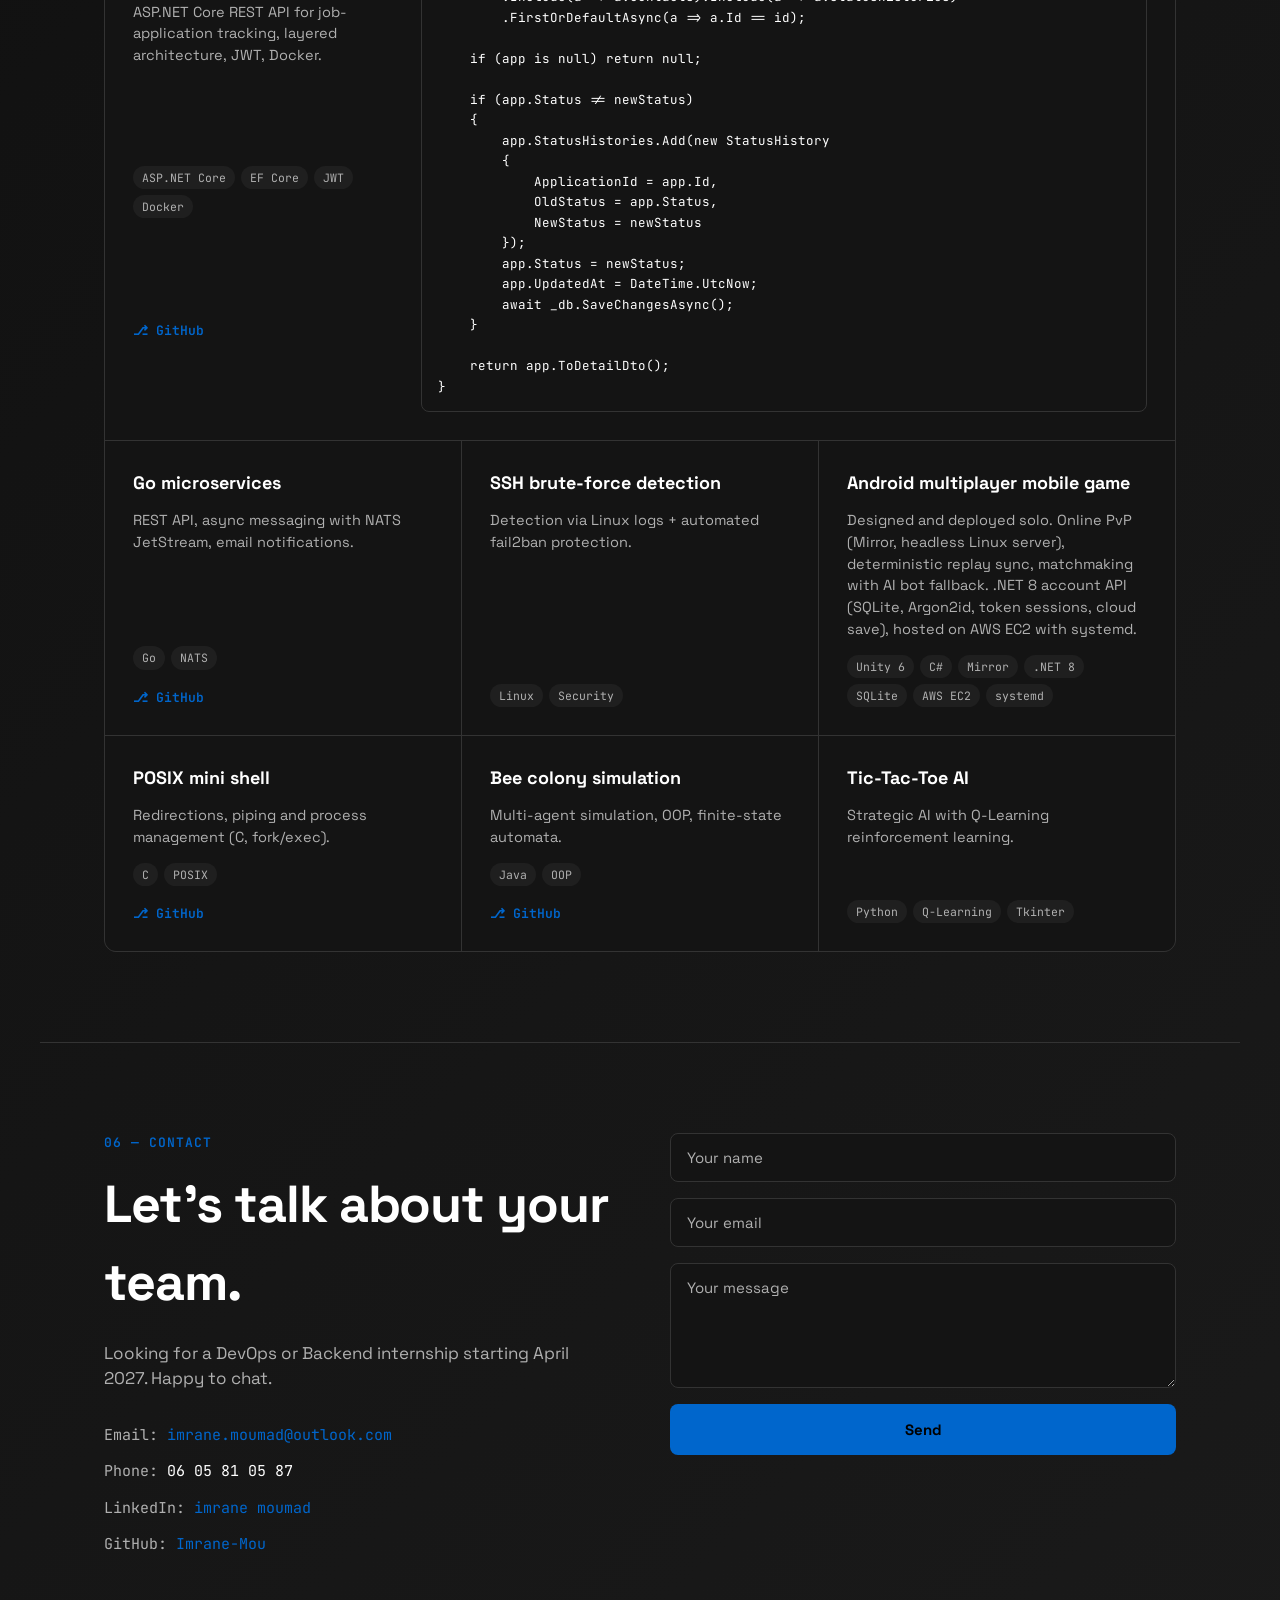
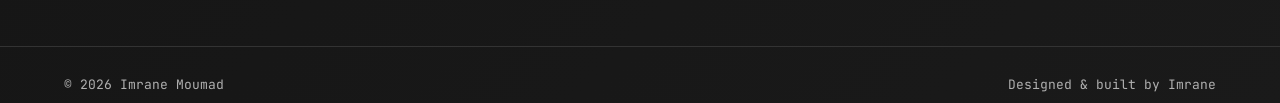
<file: en/index.html>
<!DOCTYPE html>
<html lang="en">
<head>
  <meta charset="UTF-8">
  <meta name="viewport" content="width=device-width, initial-scale=1.0">
  <title>Imrane Moumad — DevOps & Backend | Portfolio</title>
  <link rel="preconnect" href="https://fonts.googleapis.com">
  <link rel="preconnect" href="https://fonts.gstatic.com" crossorigin>
  <link rel="stylesheet" href="https://fonts.googleapis.com/css2?family=Space+Grotesk:wght@400;500;600;700&family=JetBrains+Mono:wght@400;500;600;700&display=swap">
  <link rel="stylesheet" href="../css/main.css">
  <link rel="icon" type="image/svg+xml" href="../assets/images/favicon.svg">
  <link rel="canonical" href="https://imrane-mou.github.io/portfolio/en/" />
  <link rel="alternate" hreflang="fr" href="https://imrane-mou.github.io/portfolio/" />
  <link rel="alternate" hreflang="en" href="https://imrane-mou.github.io/portfolio/en/" />
  <!-- Open Graph / LinkedIn preview -->
  <meta property="og:type" content="website" />
  <meta property="og:url" content="https://imrane-mou.github.io/portfolio/en/" />
  <meta property="og:title" content="Imrane Moumad — DevOps & Backend | Internship 2027" />
  <meta property="og:description" content="Computer Science Master's student at ISIMA, specialized in DevOps and Backend. Multi-cloud pipeline, Docker, OpenTofu, Ansible, GitLab CI/CD, Python, Java." />

  <!-- Twitter/general -->
  <meta name="description" content="Computer Science Master's student at ISIMA, specialized in DevOps and Backend. Multi-cloud pipeline, Docker, OpenTofu, Ansible, GitLab CI/CD, Python, Java." />
  <meta name="author" content="Imrane Moumad" />
</head>
<body>
  <button id="nav-toggle" aria-label="Open menu" data-close-label="Close menu" aria-expanded="false" aria-controls="nav-links">
    <span class="bar"></span>
    <span class="bar"></span>
    <span class="bar"></span>
  </button>
  <div class="markdown-body">

    <nav class="nav-menu" aria-label="Main navigation">
      <a href="#top" class="nav-wordmark">imrane<span>.</span>dev</a>
      <div class="nav-links" id="nav-links">
        <a href="#about">About</a>
        <a href="#timeline">Journey</a>
        <a href="#competences">Skills</a>
        <a href="#experience">Experience</a>
        <a href="#projects">Projects</a>
        <a href="#Contactez-moi">Contact</a>
        <a href="../" class="lang-toggle">FR</a>
      </div>
    </nav>

    <header class="site-header" id="top">
      <div class="hero-badge">Open to internship roles — Apr. 2027</div>
      <h1>Imrane Moumad. DevOps & Backend, end to end.</h1>
      <p class="hero-subtitle">Master's student in Computer Science (ISIMA), I design and ship complete systems — from backend code to cloud infrastructure — solo, against real production constraints.</p>
      <div class="hero-ctas">
        <a class="btn btn-primary" href="../assets/docs/Imrane_Moumad_CV.pdf" download>↓ Download my CV</a>
        <a class="btn btn-outline" href="#Contactez-moi">Get in touch</a>
      </div>
    </header>

    <section id="about">
      <div class="about-layout">
        <div>
          <div class="section-eyebrow">01 — About</div>
          <h2 style="margin:0;">Autonomous, results-driven.</h2>
        </div>
        <div>
          <p class="about-lead">I design and ship complete projects end to end — from Python/Java backends to cloud infrastructure. Two internships and academic projects have exposed me to real production constraints.</p>

          <div class="about-grid">
            <div class="about-pill">
              <strong>Infrastructure & DevOps</strong>
              <span class="pill-desc">Docker, OpenTofu, Ansible, GitLab CI/CD, Traefik, OpenBAO — a full pipeline deployed solo across multiple clouds.</span>
            </div>
            <div class="about-pill">
              <strong>Backend & APIs</strong>
              <span class="pill-desc">Python/Flask, Java/Spring Boot, Go — concurrent backends with throttling, standalone Windows packaging.</span>
            </div>
            <div class="about-pill">
              <strong>Data & Geospatial</strong>
              <span class="pill-desc">Aggregating 3,000+ RTE/Enedis sources, integrating IGN government APIs, GeoJSON, point-in-polygon.</span>
            </div>
            <div class="about-pill">
              <strong>Fast delivery</strong>
              <span class="pill-desc">4 operational tools in 2 weeks in a medical environment. Used to working solo under real deadlines.</span>
            </div>
          </div>
        </div>
      </div>
    </section>

    <section id="timeline">
      <div class="section-eyebrow">02 — Journey</div>
      <h2>My journey.</h2>

      <div class="timeline-items">

        <div class="timeline-item">
          <span class="timeline-dot"></span>
          <div class="timeline-date">Apr. – Jul. 2026</div>
          <div class="timeline-content">
            <h3>Internship at KYNTUS (EnerFYH division)</h3>
            <div class="timeline-org">Geospatial prospecting & web platform</div>
            <p>Solo development of two applications for an energy company: BESS Site Finder (a geospatial prospecting desktop tool, 5 external data sources) and a multi-project React showcase site with a serverless backend auto-publishing to GitHub.</p>
            <div class="timeline-tags">
              <span class="timeline-tag">Python</span>
              <span class="timeline-tag">Flask</span>
              <span class="timeline-tag">Leaflet.js</span>
              <span class="timeline-tag">React</span>
              <span class="timeline-tag">Node.js</span>
              <span class="timeline-tag">PyInstaller</span>
            </div>
            <div class="timeline-links">
              <a href="https://enerfyh.com/" target="_blank" rel="noopener" class="repo-link">↗ enerfyh.com</a>
              <a href="https://project.enerfyh.com/" target="_blank" rel="noopener" class="repo-link">↗ project.enerfyh.com</a>
            </div>
          </div>
        </div>

        <div class="timeline-item">
          <span class="timeline-dot"></span>
          <div class="timeline-date">2024 – 2027</div>
          <div class="timeline-content">
            <h3>Master's in Computer Science — ISIMA</h3>
            <div class="timeline-org">Université Clermont Auvergne</div>
            <p>Specialization in backend, DevOps, systems and networks.</p>
            <div class="timeline-tags">
              <span class="timeline-tag">DevOps</span>
              <span class="timeline-tag">Backend</span>
              <span class="timeline-tag">Systems</span>
            </div>
          </div>
        </div>

        <div class="timeline-item">
          <span class="timeline-dot"></span>
          <div class="timeline-date">2026 — solo project</div>
          <div class="timeline-content">
            <h3>DevOps Project — ACNHCollector</h3>
            <div class="timeline-org">Multi-cloud infrastructure</div>
            <p>A complete DevOps pipeline built solo. IaC with OpenTofu, Ansible, OpenBAO secrets, GitLab CI/CD pipelines across 3 repos, Traefik reverse proxy, multi-stage Docker.</p>
            <div class="timeline-tags">
              <span class="timeline-tag">Docker</span>
              <span class="timeline-tag">OpenTofu</span>
              <span class="timeline-tag">Ansible</span>
              <span class="timeline-tag">GitLab CI/CD</span>
              <span class="timeline-tag">Traefik</span>
              <span class="timeline-tag">OpenBAO</span>
            </div>
            <div class="timeline-links">
              <a href="https://github.com/Imrane-Mou/acnh-collector-infra" target="_blank" rel="noopener" class="repo-link">⎇ infra</a>
              <a href="https://github.com/Imrane-Mou/acnh-collector-backend" target="_blank" rel="noopener" class="repo-link">⎇ backend</a>
              <a href="https://github.com/Imrane-Mou/acnh-collector-frontend" target="_blank" rel="noopener" class="repo-link">⎇ frontend</a>
            </div>
            <div class="code-snippet">
              <div class="code-snippet-file">
                <span>tofu/ansible_inventory.tf</span>
                <a href="https://github.com/Imrane-Mou/acnh-collector-infra/blob/main/tofu/ansible_inventory.tf" target="_blank" rel="noopener">View on GitHub →</a>
              </div>
              <pre><code># Auto-generate the Ansible inventory after VM creation.
# Use the DNS name so CI has a stable target (IP changes every apply).
resource "local_file" "ansible_inventory" {
  filename = "${path.module}/../ansible/inventories/prod/inventory"
  content  = &lt;&lt;-EOT
    [servers]
    ${var.isima_username}.uca-devops.ovh

    [servers:vars]
    ansible_user=${var.vm_username}
    ansible_ssh_private_key_file=~/.ssh/tp_vm_key
    ansible_python_interpreter=/usr/bin/python3
  EOT

  depends_on = [ovh_domain_zone_record.vm_dns]
}</code></pre>
            </div>
          </div>
        </div>

        <div class="timeline-item">
          <span class="timeline-dot"></span>
          <div class="timeline-date">Apr. – May 2025</div>
          <div class="timeline-content">
            <h3>Internship at CRP-CPO</h3>
            <div class="timeline-org">Medical & research environment</div>
            <p>4 tools delivered in 2 weeks: web platform, questionnaire analysis, generative music AI, reaction-time measurement app.</p>
            <div class="timeline-tags">
              <span class="timeline-tag">React</span>
              <span class="timeline-tag">PHP</span>
              <span class="timeline-tag">MySQL</span>
              <span class="timeline-tag">TensorFlow</span>
              <span class="timeline-tag">PyQt5</span>
            </div>
          </div>
        </div>

        <div class="timeline-item">
          <span class="timeline-dot"></span>
          <div class="timeline-date">2021 – 2025</div>
          <div class="timeline-content">
            <h3>Bachelor's in Computer Science</h3>
            <div class="timeline-org">Université de Picardie Jules-Verne, Amiens</div>
            <p>Fundamentals in algorithms, systems and programming.</p>
            <div class="timeline-tags">
              <span class="timeline-tag">Java</span>
              <span class="timeline-tag">C</span>
              <span class="timeline-tag">SQL</span>
              <span class="timeline-tag">Python</span>
            </div>
          </div>
        </div>

      </div>
    </section>

    <section id="competences">
      <div class="section-eyebrow">03 — Skills</div>
      <h2>My toolbox.</h2>

      <div class="skills-grid">
        <div>
          <div class="skill-group-name">Languages</div>
          <div class="skill-pills">
            <span class="skill-pill">Python</span>
            <span class="skill-pill">Java</span>
            <span class="skill-pill">Go</span>
            <span class="skill-pill">C</span>
            <span class="skill-pill">C#</span>
            <span class="skill-pill">JavaScript</span>
            <span class="skill-pill">Bash</span>
            <span class="skill-pill">PowerShell</span>
          </div>
        </div>
        <div>
          <div class="skill-group-name">Infra & DevOps</div>
          <div class="skill-pills">
            <span class="skill-pill">Docker</span>
            <span class="skill-pill">OpenTofu</span>
            <span class="skill-pill">Ansible</span>
            <span class="skill-pill">GitLab CI/CD</span>
            <span class="skill-pill">Traefik</span>
            <span class="skill-pill">OpenBAO</span>
            <span class="skill-pill">Linux</span>
            <span class="skill-pill">AWS EC2</span>
            <span class="skill-pill">systemd</span>
          </div>
        </div>
        <div>
          <div class="skill-group-name">Backend & Frameworks</div>
          <div class="skill-pills">
            <span class="skill-pill">ASP.NET Core</span>
            <span class="skill-pill">Flask</span>
            <span class="skill-pill">Spring Boot</span>
            <span class="skill-pill">React</span>
            <span class="skill-pill">PHP</span>
          </div>
        </div>
        <div>
          <div class="skill-group-name">Data</div>
          <div class="skill-pills">
            <span class="skill-pill">PostgreSQL</span>
            <span class="skill-pill">MySQL</span>
            <span class="skill-pill">SQLite</span>
            <span class="skill-pill">Git</span>
          </div>
        </div>
      </div>
    </section>

    <section id="experience">
      <div class="section-eyebrow">04 — Experience</div>
      <h2>What I've shipped.</h2>

      <div class="exp-list">
        <div class="subsection">
          <div class="job-header">
            <div>
              <span class="job-title">Internship — KYNTUS (EnerFYH division)</span>
              <div class="job-org">Geospatial prospecting & web platform</div>
            </div>
            <span class="job-date">Apr. 2026 – Jul. 2026</span>
          </div>
          <ul class="card-container">
            <li class="card">Solo development of <strong>BESS Site Finder</strong> — a geospatial prospecting desktop tool for battery energy storage projects, integrating 5 external data sources (IGN, Capareseau, RTE SimuRacco, BAN, DGFiP)</li>
            <li class="card">Designed and shipped solo a parcel-owner lookup feature, saving the company from adopting a paid third-party API — it became one of the tool's most-used features</li>
            <li class="card">Custom parser turning RTE's unstructured free text into structured, filterable data</li>
            <li class="card">Multi-project React showcase site with a serverless backend (Vercel/Node.js) and automated content publishing</li>
            <li class="card">Concurrent backend with throttling; packaged as a standalone Windows executable (PyInstaller + PyWebView)</li>
          </ul>
          <div class="exp-tags">
            <span class="exp-tag">Python</span>
            <span class="exp-tag">Flask</span>
            <span class="exp-tag">Leaflet.js</span>
            <span class="exp-tag">React</span>
            <span class="exp-tag">Node.js</span>
            <span class="exp-tag">REST API</span>
            <span class="exp-tag">Multithreading</span>
            <span class="exp-tag">PyInstaller</span>
          </div>
          <div class="timeline-links" style="margin-top:16px;">
            <a href="https://enerfyh.com/" target="_blank" rel="noopener" class="repo-link">↗ enerfyh.com</a>
            <a href="https://project.enerfyh.com/" target="_blank" rel="noopener" class="repo-link">↗ project.enerfyh.com</a>
          </div>
          <div class="exp-gallery">
            <img src="../assets/images/bess-site-finder-1.jpg" alt="BESS Site Finder — parcel selected on the IGN map, showing transformer headroom and nearby source substations" loading="lazy">
            <img src="../assets/images/bess-site-finder-2.jpg" alt="BESS Site Finder — compatible parcels found around a source substation, with export and owner lookup" loading="lazy">
          </div>
        </div>

        <div class="subsection">
          <div class="job-header">
            <div>
              <span class="job-title">DevOps Project — ACNHCollector</span>
              <div class="job-org">Solo</div>
            </div>
            <span class="job-date">2026</span>
          </div>
          <ul class="card-container">
            <li class="card">Complete DevOps pipeline built solo on multi-cloud infrastructure (Clever Cloud, OVH, EduInfra)</li>
            <li class="card">Multi-cloud IaC with <strong>OpenTofu</strong>; automatic <strong>Ansible</strong> inventory generation from OpenTofu outputs</li>
            <li class="card">Centralized secrets via <strong>OpenBAO</strong> — dynamic, short-lived credentials</li>
            <li class="card"><strong>GitLab CI/CD</strong> pipelines across 3 separate repos (backend, frontend, infrastructure)</li>
            <li class="card"><strong>Traefik</strong> reverse proxy with Docker label routing; multi-stage containerization</li>
          </ul>
          <div class="exp-tags">
            <span class="exp-tag">Docker</span>
            <span class="exp-tag">OpenTofu</span>
            <span class="exp-tag">Ansible</span>
            <span class="exp-tag">GitLab CI/CD</span>
            <span class="exp-tag">Traefik</span>
            <span class="exp-tag">OpenBAO</span>
            <span class="exp-tag">Spring Boot</span>
            <span class="exp-tag">Vue.js</span>
          </div>
          <div class="timeline-links" style="margin-top:16px;">
            <a href="https://github.com/Imrane-Mou/acnh-collector-infra" target="_blank" rel="noopener" class="repo-link">⎇ infra</a>
            <a href="https://github.com/Imrane-Mou/acnh-collector-backend" target="_blank" rel="noopener" class="repo-link">⎇ backend</a>
            <a href="https://github.com/Imrane-Mou/acnh-collector-frontend" target="_blank" rel="noopener" class="repo-link">⎇ frontend</a>
          </div>
        </div>

        <div class="subsection">
          <div class="job-header">
            <div>
              <span class="job-title">Internship — CRP-CPO</span>
              <div class="job-org">Medical & research environment</div>
            </div>
            <span class="job-date">Apr. 2025 – May 2025</span>
          </div>
          <ul class="card-container">
            <li class="card"><strong>4 tools delivered in 2 weeks</strong> in a medical and research environment</li>
            <li class="card">Dynamic event-management web platform (React, WordPress)</li>
            <li class="card">Questionnaire analysis tool with automated interactive visualizations (PHP, MySQL)</li>
            <li class="card">Emotion-conditioned generative music AI prototype — MIDI output (TensorFlow)</li>
            <li class="card">Reaction-time measurement app for visual and audio stimuli (Python, PyQt5)</li>
          </ul>
          <div class="exp-tags">
            <span class="exp-tag">React</span>
            <span class="exp-tag">WordPress</span>
            <span class="exp-tag">PHP</span>
            <span class="exp-tag">MySQL</span>
            <span class="exp-tag">TensorFlow</span>
            <span class="exp-tag">Python</span>
            <span class="exp-tag">PyQt5</span>
          </div>
        </div>
      </div>
    </section>

    <section id="projects">
      <div class="section-eyebrow">05 — Projects</div>
      <h2>Notable projects.</h2>

      <div class="projects-grid">
        <div class="project-card project-card-featured">
          <div class="project-name">JobTrackerApi</div>
          <div class="project-desc">ASP.NET Core REST API for job-application tracking, layered architecture, JWT, Docker.</div>
          <div class="project-tags">
            <span class="project-tag">ASP.NET Core</span>
            <span class="project-tag">EF Core</span>
            <span class="project-tag">JWT</span>
            <span class="project-tag">Docker</span>
          </div>
          <div class="code-snippet">
            <div class="code-snippet-file">
              <span>ApplicationService.cs</span>
              <a href="https://github.com/Imrane-Mou/JobTrackerApi/blob/main/JobTrackerApi/Services/ApplicationService.cs" target="_blank" rel="noopener">View on GitHub →</a>
            </div>
            <pre><code>public async Task&lt;ApplicationDetailDto?&gt; ChangeStatusAsync(Guid id, AppStatus newStatus)
{
    var app = await _db.Applications
        .Include(a => a.Contacts).Include(a => a.StatusHistories)
        .FirstOrDefaultAsync(a => a.Id == id);

    if (app is null) return null;

    if (app.Status != newStatus)
    {
        app.StatusHistories.Add(new StatusHistory
        {
            ApplicationId = app.Id,
            OldStatus = app.Status,
            NewStatus = newStatus
        });
        app.Status = newStatus;
        app.UpdatedAt = DateTime.UtcNow;
        await _db.SaveChangesAsync();
    }

    return app.ToDetailDto();
}</code></pre>
          </div>
          <a href="https://github.com/Imrane-Mou/JobTrackerApi" target="_blank" rel="noopener" class="project-link">⎇ GitHub</a>
        </div>
        <div class="project-card">
          <div class="project-name">Go microservices</div>
          <div class="project-desc">REST API, async messaging with NATS JetStream, email notifications.</div>
          <div class="project-tags">
            <span class="project-tag">Go</span>
            <span class="project-tag">NATS</span>
          </div>
          <a href="https://github.com/Imrane-Mou/middleware_project" target="_blank" rel="noopener" class="project-link">⎇ GitHub</a>
        </div>
        <div class="project-card">
          <div class="project-name">SSH brute-force detection</div>
          <div class="project-desc">Detection via Linux logs + automated fail2ban protection.</div>
          <div class="project-tags">
            <span class="project-tag">Linux</span>
            <span class="project-tag">Security</span>
          </div>
        </div>
        <div class="project-card">
          <div class="project-name">Android multiplayer mobile game</div>
          <div class="project-desc">Designed and deployed solo. Online PvP (Mirror, headless Linux server), deterministic replay sync, matchmaking with AI bot fallback. .NET 8 account API (SQLite, Argon2id, token sessions, cloud save), hosted on AWS EC2 with systemd.</div>
          <div class="project-tags">
            <span class="project-tag">Unity 6</span>
            <span class="project-tag">C#</span>
            <span class="project-tag">Mirror</span>
            <span class="project-tag">.NET 8</span>
            <span class="project-tag">SQLite</span>
            <span class="project-tag">AWS EC2</span>
            <span class="project-tag">systemd</span>
          </div>
        </div>
        <div class="project-card">
          <div class="project-name">POSIX mini shell</div>
          <div class="project-desc">Redirections, piping and process management (C, fork/exec).</div>
          <div class="project-tags">
            <span class="project-tag">C</span>
            <span class="project-tag">POSIX</span>
          </div>
          <a href="https://github.com/Imrane-Mou/miniShell" target="_blank" rel="noopener" class="project-link">⎇ GitHub</a>
        </div>
        <div class="project-card">
          <div class="project-name">Bee colony simulation</div>
          <div class="project-desc">Multi-agent simulation, OOP, finite-state automata.</div>
          <div class="project-tags">
            <span class="project-tag">Java</span>
            <span class="project-tag">OOP</span>
          </div>
          <a href="https://github.com/Imrane-Mou/bee_simulation" target="_blank" rel="noopener" class="project-link">⎇ GitHub</a>
        </div>
        <div class="project-card">
          <div class="project-name">Tic-Tac-Toe AI</div>
          <div class="project-desc">Strategic AI with Q-Learning reinforcement learning.</div>
          <div class="project-tags">
            <span class="project-tag">Python</span>
            <span class="project-tag">Q-Learning</span>
            <span class="project-tag">Tkinter</span>
          </div>
        </div>
      </div>
    </section>

    <section id="Contactez-moi">
      <script src="https://cdn.emailjs.com/dist/email.min.js"></script>
      <script>
        (function(){
          emailjs.init("o69sO5k1CFloNLs3X");
        })();
      </script>

      <div class="contact-layout">
        <div>
          <div class="section-eyebrow">06 — Contact</div>
          <h2>Let's talk about your team.</h2>
          <p class="contact-lead">Looking for a DevOps or Backend internship starting April 2027. Happy to chat.</p>
          <div class="contact-details">
            <div><span class="label">Email: </span><a href="mailto:imrane.moumad@outlook.com" data-copied-msg="Email copied!">imrane.moumad@outlook.com</a></div>
            <div><span class="label">Phone: </span><span>06 05 81 05 87</span></div>
            <div><span class="label">LinkedIn: </span><a href="https://www.linkedin.com/in/imrane-moumad-b1a4b32b6" target="_blank" rel="noopener">imrane moumad</a></div>
            <div><span class="label">GitHub: </span><a href="https://github.com/Imrane-Mou" target="_blank" rel="noopener">Imrane-Mou</a></div>
          </div>
        </div>
        <form class="contact-form" data-error-msg="Error: ">
          <label for="contact-name" class="sr-only">Your name</label>
          <input id="contact-name" type="text" name="name" placeholder="Your name" required />
          <label for="contact-email" class="sr-only">Your email</label>
          <input id="contact-email" type="email" name="email" placeholder="Your email" required />
          <label for="contact-message" class="sr-only">Your message</label>
          <textarea id="contact-message" name="message" placeholder="Your message" rows="5" required></textarea>
          <button type="submit" data-sent-label="Message sent ✓">Send</button>
        </form>
      </div>
    </section>

    <script async src="https://www.googletagmanager.com/gtag/js?id=G-LNCPGXM4EH"></script>
    <script>
      window.dataLayer = window.dataLayer || [];
      function gtag(){dataLayer.push(arguments);}
      gtag('js', new Date());
      gtag('config', 'G-LNCPGXM4EH');
    </script>

    <footer class="site-footer">
      <div>© 2026 Imrane Moumad</div>
      <div>Designed & built by Imrane</div>
    </footer>

    <script src="../js/main.js"></script>
  </div>
</body>
</html>
</file>
<file: css/main.css>
/* ============================================================
   Imrane Moumad — Portfolio (dark, developer-focused redesign)
   ============================================================ */

:root {
  --bg: #000000;
  --bg2: #141414;
  --bg3: #1f1f1f;
  --line: #333333;
  --fg: #ffffff;
  --muted: #b0b0b0;
  --accent: #0066cc;
  --accent2: #3399ff;

  --font-body: 'Space Grotesk', sans-serif;
  --font-mono: 'JetBrains Mono', monospace;
}

* { box-sizing: border-box; }

.sr-only {
  position: absolute;
  width: 1px;
  height: 1px;
  padding: 0;
  margin: -1px;
  overflow: hidden;
  clip: rect(0, 0, 0, 0);
  white-space: nowrap;
  border: 0;
}

html { scroll-behavior: smooth; }

body {
  margin: 0;
  background: linear-gradient(135deg, var(--bg), #1a1a1a);
  color: var(--fg);
  font-family: var(--font-body);
  line-height: 1.5;
  overflow-x: hidden;
}

::selection { background: var(--accent); color: var(--bg); }

a { color: var(--accent); text-decoration: none; }
a:hover { color: #79aafc; }

img { max-width: 100%; }

@keyframes fadeUp {
  from { opacity: 0; transform: translateY(16px); }
  to   { opacity: 1; transform: translateY(0); }
}

.markdown-body {
  max-width: none;
  margin: 0;
  padding: 0;
}

/* ---------------- NAV ---------------- */

nav.nav-menu {
  position: sticky;
  top: 0;
  z-index: 50;
  display: flex;
  align-items: center;
  justify-content: space-between;
  gap: 24px;
  padding: 18px 5vw;
  background: rgba(0, 0, 0, 0.88);
  backdrop-filter: blur(10px);
  -webkit-backdrop-filter: blur(10px);
  border-bottom: 1px solid var(--line);
}

.nav-wordmark {
  font-family: var(--font-mono);
  font-weight: 700;
  font-size: 18px;
  letter-spacing: -0.02em;
  color: var(--fg);
  white-space: nowrap;
}
.nav-wordmark span { color: var(--accent); }

.nav-links {
  display: flex;
  align-items: center;
  gap: 28px;
  flex-wrap: wrap;
}

.nav-links a {
  color: var(--muted);
  font-size: 14px;
  font-weight: 500;
}
.nav-links a:hover,
.nav-links a.active { color: var(--fg); }

.lang-toggle {
  font-family: var(--font-mono);
  font-size: 13px;
  font-weight: 600;
  background: var(--bg3);
  color: var(--fg);
  border: 1px solid var(--line);
  border-radius: 100px;
  padding: 6px 14px;
  cursor: pointer;
  transition: border-color 0.15s ease, color 0.15s ease;
}
.lang-toggle:hover { border-color: var(--accent); color: var(--accent); }

#nav-toggle {
  display: none;
  flex-direction: column;
  justify-content: center;
  gap: 5px;
  width: 36px;
  height: 36px;
  background: var(--bg3);
  border: 1px solid var(--accent);
  border-radius: 8px;
  cursor: pointer;
  position: fixed;
  top: 16px;
  right: 5vw;
  z-index: 60;
}
#nav-toggle .bar {
  display: block;
  width: 18px;
  height: 2px;
  margin: 0 auto;
  background: var(--fg);
  transition: transform 0.2s ease, opacity 0.2s ease;
}

/* ---------------- SECTIONS (shared) ---------------- */

section {
  padding: 10vh 5vw;
  max-width: 1200px;
  margin: 0 auto;
  border-top: 1px solid var(--line);
}

section:first-of-type,
header.site-header {
  border-top: none;
}

.section-eyebrow {
  font-family: var(--font-mono);
  color: var(--accent);
  font-size: 13px;
  font-weight: 600;
  letter-spacing: 0.08em;
  text-transform: uppercase;
  margin-bottom: 12px;
}

section h2 {
  font-size: clamp(32px, 4vw, 44px);
  font-weight: 700;
  letter-spacing: -0.02em;
  margin: 0 0 56px;
}

/* ---------------- HERO ---------------- */

header.site-header {
  position: relative;
  padding: 14vh 5vw 12vh;
  max-width: 1200px;
  margin: 0 auto;
  overflow: hidden;
}

.hero-badge {
  font-family: var(--font-mono);
  color: var(--accent);
  font-size: 14px;
  font-weight: 600;
  letter-spacing: 0.08em;
  text-transform: uppercase;
  margin-bottom: 24px;
  animation: fadeUp 0.6s ease both;
}

header.site-header h1 {
  font-size: clamp(48px, 8vw, 104px);
  font-weight: 700;
  line-height: 0.98;
  letter-spacing: -0.03em;
  margin: 0 0 28px;
  max-width: 16ch;
  animation: fadeUp 0.6s ease 0.05s both;
}

.hero-subtitle {
  font-size: clamp(18px, 2vw, 24px);
  color: var(--muted);
  max-width: 640px;
  margin: 0 0 44px;
  animation: fadeUp 0.6s ease 0.1s both;
}

.hero-ctas {
  display: flex;
  gap: 16px;
  flex-wrap: wrap;
  animation: fadeUp 0.6s ease 0.15s both;
}

.btn {
  display: inline-flex;
  align-items: center;
  gap: 10px;
  font-weight: 700;
  font-size: 15px;
  padding: 16px 28px;
  border-radius: 8px;
  cursor: pointer;
  transition: opacity 0.15s ease, border-color 0.15s ease, color 0.15s ease;
}

.btn-primary {
  background: var(--accent);
  color: var(--bg);
  border: 1px solid var(--accent);
}
.btn-primary:hover { opacity: 0.88; color: var(--bg); }

.btn-outline {
  background: transparent;
  color: var(--fg);
  font-weight: 600;
  border: 1px solid var(--line);
}
.btn-outline:hover { border-color: var(--accent); color: var(--accent); }

/* ---------------- ABOUT ---------------- */

.about-layout {
  display: grid;
  grid-template-columns: 280px 1fr;
  gap: 60px;
}

.about-lead {
  font-size: 19px;
  color: var(--fg);
  max-width: 70ch;
  margin: 0 0 48px;
}

.about-grid {
  display: grid;
  grid-template-columns: repeat(2, 1fr);
  gap: 1px;
  background: var(--line);
  border: 1px solid var(--line);
  border-radius: 12px;
  overflow: hidden;
}

.about-pill {
  background: var(--bg2);
  padding: 28px;
}
.about-pill strong {
  display: block;
  font-weight: 700;
  font-size: 17px;
  margin-bottom: 8px;
}
.about-pill span,
.about-pill .pill-desc {
  color: var(--muted);
  font-size: 15px;
}

/* ---------------- TIMELINE ---------------- */

.timeline-items {
  position: relative;
  padding-left: 32px;
  border-left: 2px solid var(--line);
}

.timeline-item {
  position: relative;
  padding-bottom: 52px;
}
.timeline-item:last-child { padding-bottom: 0; }

.timeline-dot {
  position: absolute;
  left: -39px;
  top: 4px;
  width: 12px;
  height: 12px;
  border-radius: 50%;
  background: var(--accent);
  box-shadow: 0 0 0 4px var(--bg);
}

.timeline-date {
  font-family: var(--font-mono);
  color: var(--muted);
  font-size: 13px;
  font-weight: 600;
  margin-bottom: 6px;
}

.timeline-content h3 {
  font-size: 22px;
  font-weight: 700;
  margin: 0 0 4px;
}

.timeline-org {
  color: var(--accent);
  font-size: 15px;
  font-weight: 600;
  margin-bottom: 12px;
}

.timeline-content p {
  color: var(--muted);
  font-size: 15px;
  max-width: 75ch;
  margin: 0 0 16px;
}

.timeline-tags,
.exp-tags {
  display: flex;
  gap: 8px;
  flex-wrap: wrap;
}

.timeline-tag,
.exp-tag {
  font-family: var(--font-mono);
  font-size: 12px;
  color: var(--muted);
  background: var(--bg2);
  border: 1px solid var(--line);
  padding: 4px 10px;
  border-radius: 100px;
}

.exp-gallery {
  display: grid;
  grid-template-columns: repeat(auto-fit, minmax(240px, 1fr));
  gap: 10px;
  margin-top: 16px;
}

.exp-gallery img {
  width: 100%;
  height: auto;
  display: block;
  border: 1px solid var(--line);
  border-radius: 8px;
}

.timeline-links {
  display: flex;
  gap: 16px;
  margin-top: 12px;
  flex-wrap: wrap;
}

.repo-link {
  font-family: var(--font-mono);
  font-size: 13px;
  font-weight: 600;
}

/* ---------------- CODE SNIPPET ---------------- */

.code-snippet {
  margin-top: 16px;
  background: var(--bg2);
  border: 1px solid var(--line);
  border-radius: 8px;
  overflow: hidden;
}

.code-snippet-file {
  display: flex;
  justify-content: space-between;
  align-items: center;
  gap: 12px;
  padding: 8px 14px;
  border-bottom: 1px solid var(--line);
  font-family: var(--font-mono);
  font-size: 12px;
  color: var(--muted);
}

.code-snippet-file a { color: var(--muted); }
.code-snippet-file a:hover { color: var(--accent); }

.code-snippet pre {
  margin: 0;
  padding: 14px 16px;
  overflow-x: auto;
}

.code-snippet code {
  font-family: var(--font-mono);
  font-size: 12.5px;
  line-height: 1.6;
  color: var(--fg);
  white-space: pre;
}

/* ---------------- SKILLS ---------------- */

.skills-grid {
  display: grid;
  grid-template-columns: repeat(auto-fit, minmax(260px, 1fr));
  gap: 40px;
}

.skill-group-name {
  font-size: 15px;
  font-weight: 700;
  color: var(--muted);
  text-transform: uppercase;
  letter-spacing: 0.05em;
  margin-bottom: 16px;
}

.skill-pills {
  display: flex;
  flex-wrap: wrap;
  gap: 10px;
}

.skill-pill {
  font-family: var(--font-mono);
  font-size: 14px;
  font-weight: 500;
  background: var(--bg2);
  border: 1px solid var(--line);
  color: var(--fg);
  padding: 8px 14px;
  border-radius: 8px;
  transition: border-color 0.15s ease, color 0.15s ease;
}
.skill-pill:hover { border-color: var(--accent); color: var(--accent); }

/* ---------------- EXPERIENCE ---------------- */

.exp-list {
  display: flex;
  flex-direction: column;
  gap: 1px;
  background: var(--line);
  border: 1px solid var(--line);
  border-radius: 12px;
  overflow: hidden;
}

.subsection {
  background: var(--bg2);
  padding: 40px;
}

.job-header {
  display: flex;
  justify-content: space-between;
  align-items: flex-start;
  flex-wrap: wrap;
  gap: 12px;
  margin-bottom: 20px;
}

.job-title {
  display: block;
  font-size: 24px;
  font-weight: 700;
  margin: 0 0 4px;
}

.job-org {
  color: var(--accent);
  font-size: 15px;
  font-weight: 600;
}

.job-date {
  font-family: var(--font-mono);
  color: var(--muted);
  font-size: 13px;
  font-weight: 600;
  white-space: nowrap;
}

.card-container {
  list-style: none;
  margin: 0 0 20px;
  padding: 0;
  display: flex;
  flex-direction: column;
  gap: 10px;
  color: var(--fg);
  font-size: 15.5px;
}
.card-container .card {
  padding-left: 20px;
  position: relative;
}
.card-container .card::before {
  content: '';
  position: absolute;
  left: 0;
  top: 10px;
  width: 6px;
  height: 6px;
  border-radius: 50%;
  background: var(--accent);
}

.card-link {
  margin-left: 10px;
  font-family: var(--font-mono);
  font-size: 13px;
  font-weight: 600;
}

/* ---------------- PROJECTS ---------------- */

.projects-grid {
  display: grid;
  grid-template-columns: repeat(auto-fit, minmax(320px, 1fr));
  gap: 1px;
  background: var(--line);
  border: 1px solid var(--line);
  border-radius: 12px;
  overflow: hidden;
}

.project-card {
  background: var(--bg2);
  padding: 28px;
  display: flex;
  flex-direction: column;
  gap: 14px;
}

.project-card-featured {
  grid-column: 1 / -1;
}

@media (min-width: 720px) {
  .project-card-featured {
    display: grid;
    grid-template-columns: 260px 1fr;
    gap: 28px;
    align-items: start;
  }
  .project-card-featured .code-snippet {
    grid-column: 2;
    grid-row: 1 / span 4;
    margin-top: 0;
  }
}

.project-name {
  font-weight: 700;
  font-size: 18px;
}

.project-desc {
  color: var(--muted);
  font-size: 14.5px;
  flex: 1;
}

.project-tags {
  display: flex;
  gap: 6px;
  flex-wrap: wrap;
}

.project-tag {
  font-family: var(--font-mono);
  font-size: 11.5px;
  color: var(--muted);
  background: var(--bg3);
  padding: 3px 9px;
  border-radius: 100px;
}

.project-link {
  font-family: var(--font-mono);
  font-size: 13px;
  font-weight: 600;
  margin-top: 4px;
}

/* ---------------- CONTACT ---------------- */

.contact-layout {
  display: grid;
  grid-template-columns: 1fr 1fr;
  gap: 60px;
}

.contact-layout h2 {
  font-size: clamp(32px, 4.5vw, 52px);
  margin: 0 0 20px;
}

.contact-lead {
  color: var(--muted);
  font-size: 17px;
  max-width: 44ch;
  margin: 0 0 32px;
}

.contact-details {
  display: flex;
  flex-direction: column;
  gap: 14px;
  font-family: var(--font-mono);
  font-size: 15px;
}
.contact-details .label { color: var(--muted); }

form.contact-form {
  display: flex;
  flex-direction: column;
  gap: 16px;
}

form.contact-form input,
form.contact-form textarea {
  background: var(--bg2);
  border: 1px solid var(--line);
  color: var(--fg);
  font-family: var(--font-body);
  font-size: 15px;
  padding: 14px 16px;
  border-radius: 8px;
  width: 100%;
}
form.contact-form textarea { resize: vertical; }
form.contact-form input:focus,
form.contact-form textarea:focus {
  outline: none;
  border-color: var(--accent);
}
form.contact-form input::placeholder,
form.contact-form textarea::placeholder { color: var(--muted); }

form.contact-form button {
  background: var(--accent);
  color: var(--bg);
  font-family: var(--font-body);
  font-weight: 700;
  font-size: 15px;
  padding: 16px;
  border: none;
  border-radius: 8px;
  cursor: pointer;
  transition: opacity 0.15s ease;
}
form.contact-form button:hover { opacity: 0.88; }
form.contact-form button.sent { background: var(--accent2); }

/* ---------------- FOOTER ---------------- */

footer.site-footer {
  padding: 28px 5vw;
  border-top: 1px solid var(--line);
  display: flex;
  justify-content: space-between;
  align-items: center;
  flex-wrap: wrap;
  gap: 12px;
  font-family: var(--font-mono);
  font-size: 13px;
  color: var(--muted);
}
footer.site-footer a { color: var(--muted); }
footer.site-footer a:hover { color: var(--accent); }

/* ---------------- SCROLL PROGRESS / BACK TO TOP ---------------- */

#scroll-progress {
  position: fixed;
  top: 0;
  left: 0;
  height: 3px;
  width: 0%;
  background: linear-gradient(to right, var(--accent), var(--accent2));
  z-index: 999;
  transition: width 0.1s linear;
}

#back-to-top {
  position: fixed;
  bottom: 30px;
  right: 30px;
  width: 44px;
  height: 44px;
  display: none;
  align-items: center;
  justify-content: center;
  background: var(--accent);
  color: var(--bg);
  border: none;
  border-radius: 8px;
  cursor: pointer;
  font-size: 1.2rem;
  font-family: var(--font-mono);
  z-index: 1000;
  transition: opacity 0.15s ease, transform 0.15s ease;
}
#back-to-top:hover { opacity: 0.88; transform: translateY(-3px); }

/* ---------------- REVEAL ON SCROLL ---------------- */

section, .subsection, .timeline-item, .project-card {
  opacity: 0;
  transform: translateY(16px);
  transition: opacity 0.6s ease, transform 0.6s ease;
}
section.visible, .subsection.visible, .timeline-item.visible, .project-card.visible {
  opacity: 1;
  transform: translateY(0);
}
header.site-header { opacity: 1; transform: none; }

/* ---------------- RESPONSIVE ---------------- */

@media (max-width: 860px) {
  .about-layout,
  .contact-layout { grid-template-columns: 1fr; gap: 32px; }

  .nav-links {
    position: fixed;
    top: 0;
    right: 0;
    height: 100vh;
    width: min(320px, 80vw);
    background: var(--bg2);
    border-left: 1px solid var(--line);
    flex-direction: column;
    align-items: flex-start;
    gap: 20px;
    padding: 90px 32px 32px;
    transform: translateX(100%);
    transition: transform 0.25s ease;
    z-index: 55;
  }
  nav.nav-menu.open .nav-links { transform: translateX(0); }

  #nav-toggle { display: flex; }
  nav.nav-menu.open #nav-toggle .bar:nth-child(1) { transform: translateY(7px) rotate(45deg); }
  nav.nav-menu.open #nav-toggle .bar:nth-child(2) { opacity: 0; }
  nav.nav-menu.open #nav-toggle .bar:nth-child(3) { transform: translateY(-7px) rotate(-45deg); }

  .lang-toggle { order: -1; }
}

@media (max-width: 640px) {
  section { padding: 8vh 6vw; }
  header.site-header { padding: 16vh 6vw 8vh; }
  .subsection, .about-pill, .project-card { padding: 22px; }
  .job-header { flex-direction: column; }
}
</file>
